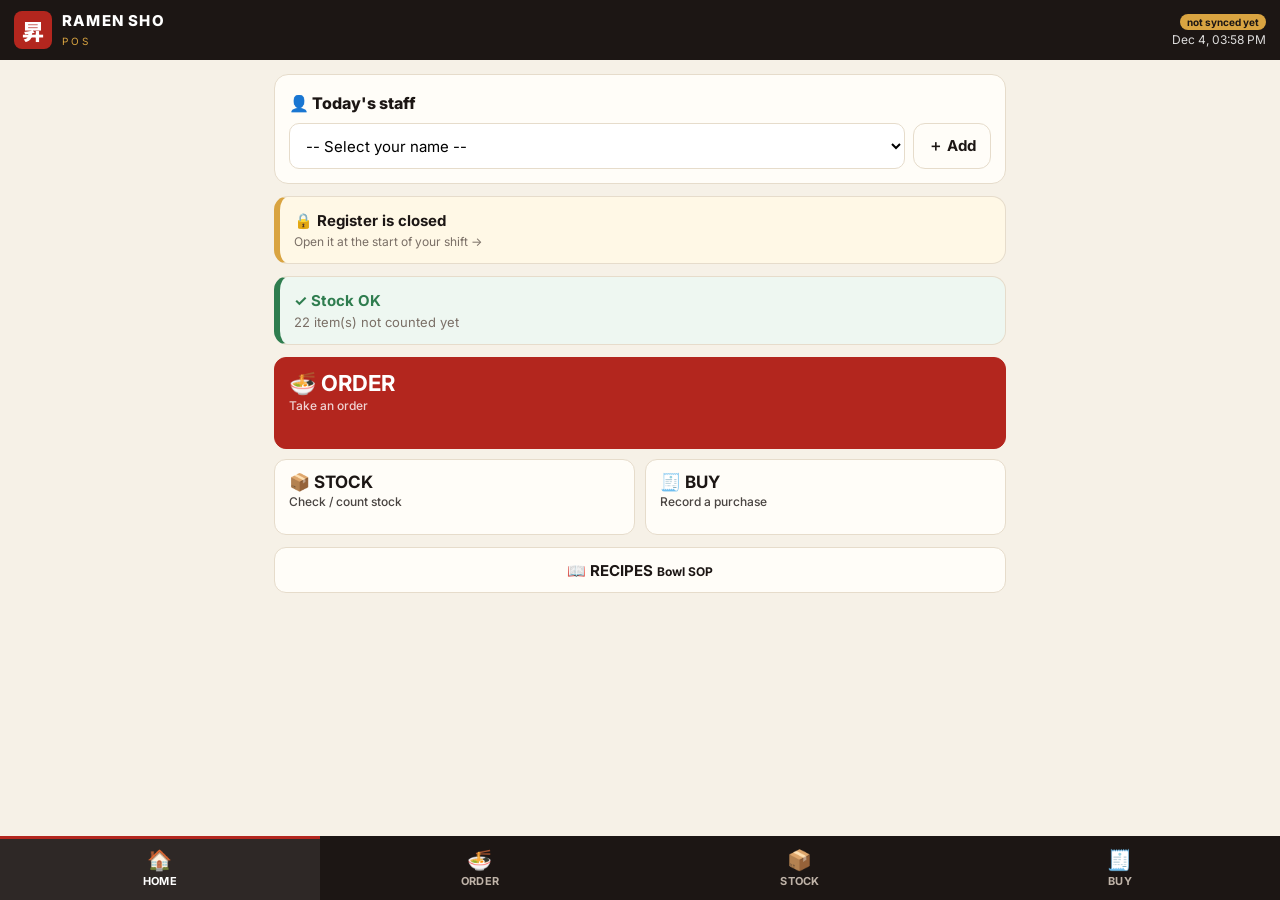
<file: index.html>
<!doctype html>
<html lang="en">
<head>
  <meta charset="utf-8" />
  <meta name="viewport" content="width=device-width,initial-scale=1,viewport-fit=cover" />
  <meta name="theme-color" content="#1c1614" />
  <link rel="manifest" href="manifest.webmanifest" />
  <link rel="icon" href="icon.svg" />
  <link rel="apple-touch-icon" href="icon.svg" />
  <title>RAMEN SHO POS</title>
  <link rel="preconnect" href="https://fonts.googleapis.com" />
  <link rel="preconnect" href="https://fonts.gstatic.com" crossorigin />
  <link rel="stylesheet" href="https://fonts.googleapis.com/css2?family=Noto+Sans+JP:wght@700;900&family=Inter:wght@500;600;700;800&display=swap" />
  <link rel="stylesheet" href="styles.css" />
</head>
<body>
  <header class="topbar">
    <div class="brand"><span class="kanji">昇</span><div><b>RAMEN SHO</b><small>POS</small></div></div>
    <div class="top-right"><span id="syncState" class="sync"></span><span id="clock" class="clock"></span></div>
  </header>

  <main id="app" class="app"></main>
  <div id="toast" class="toast"></div>

  <nav class="nav">
    <button data-view="home"><span>🏠</span>HOME</button>
    <button data-view="order"><span>🍜</span>ORDER<i class="badge-dot" data-order-badge hidden>0</i></button>
    <button data-view="stock"><span>📦</span>STOCK</button>
    <button data-view="expense"><span>🧾</span>BUY</button>
    <button data-view="report" class="owner-only"><span>📊</span>REPORT</button>
    <button data-view="history" class="owner-only"><span>🕘</span>HISTORY</button>
  </nav>

  <script src="config.js"></script>
  <script src="menu-default.js"></script>
  <script src="sheet-sync.js"></script>
  <script src="app.js"></script>
</body>
</html>
</file>
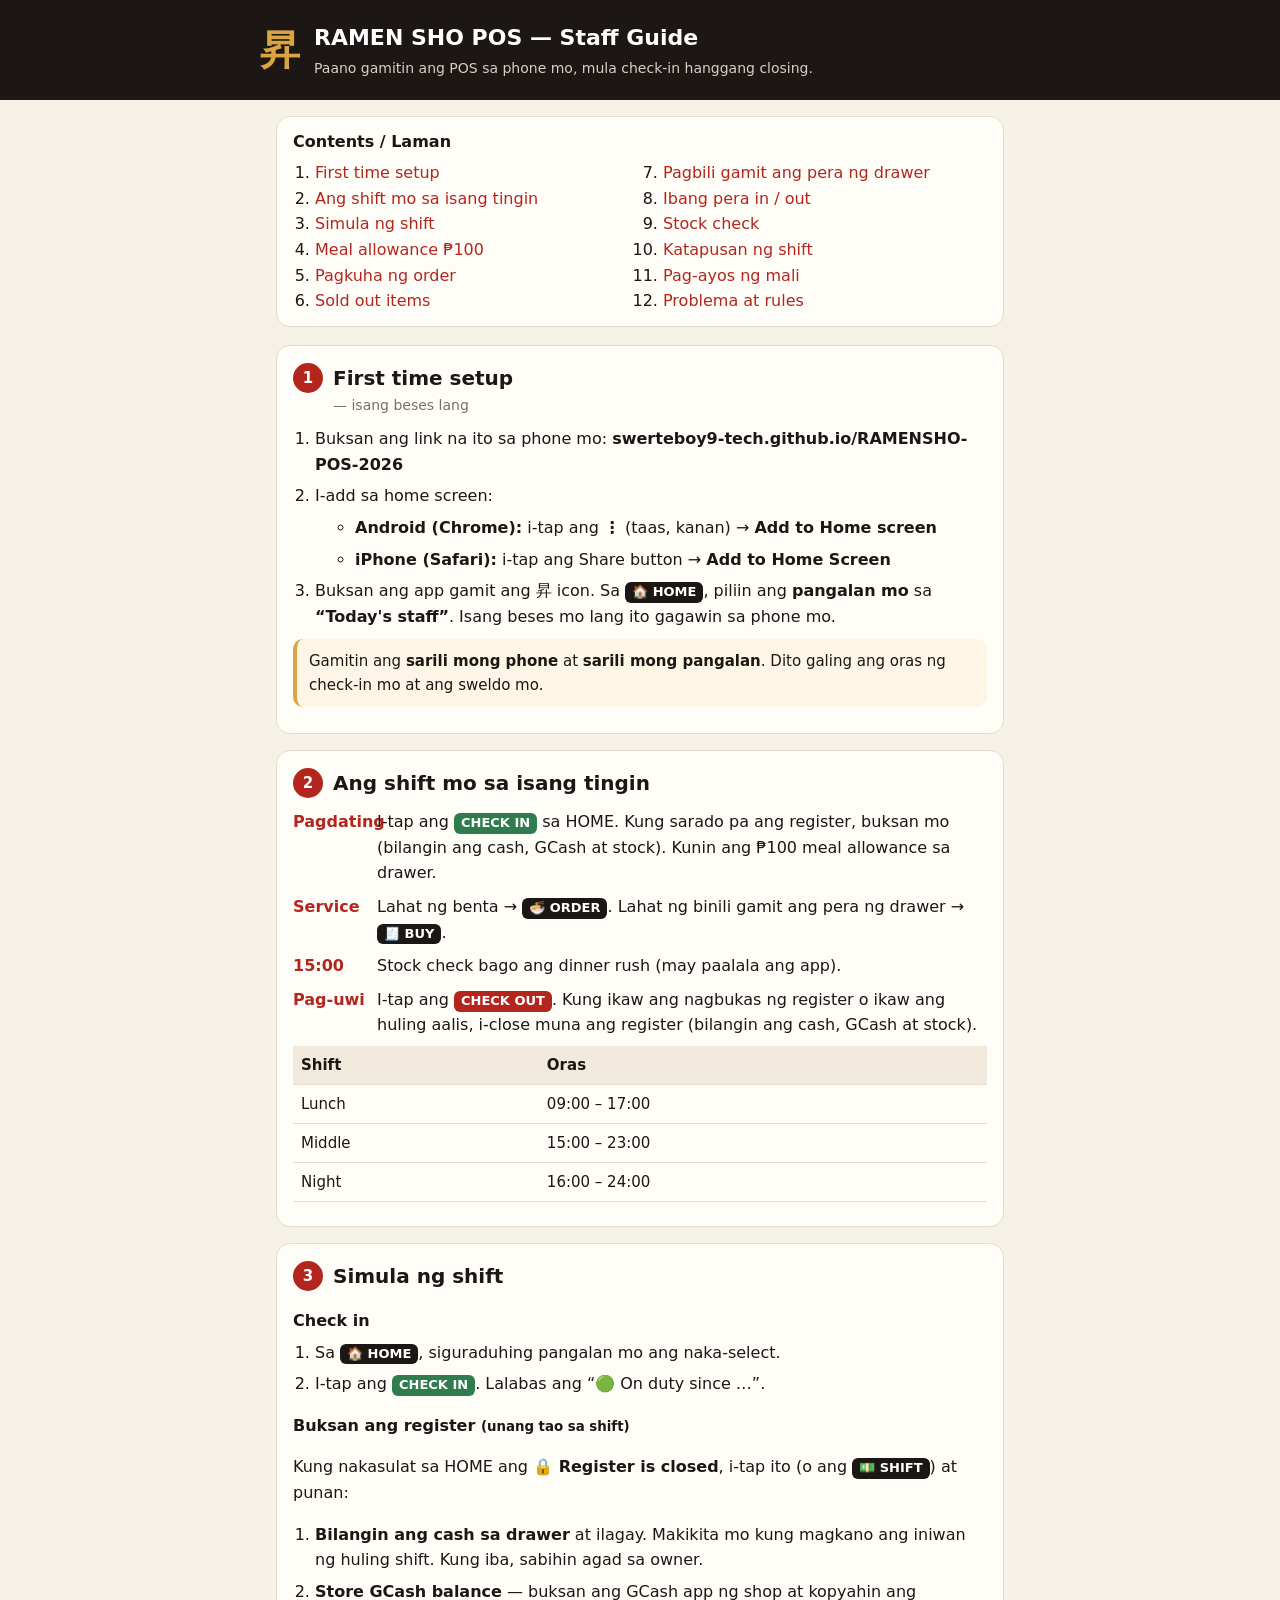
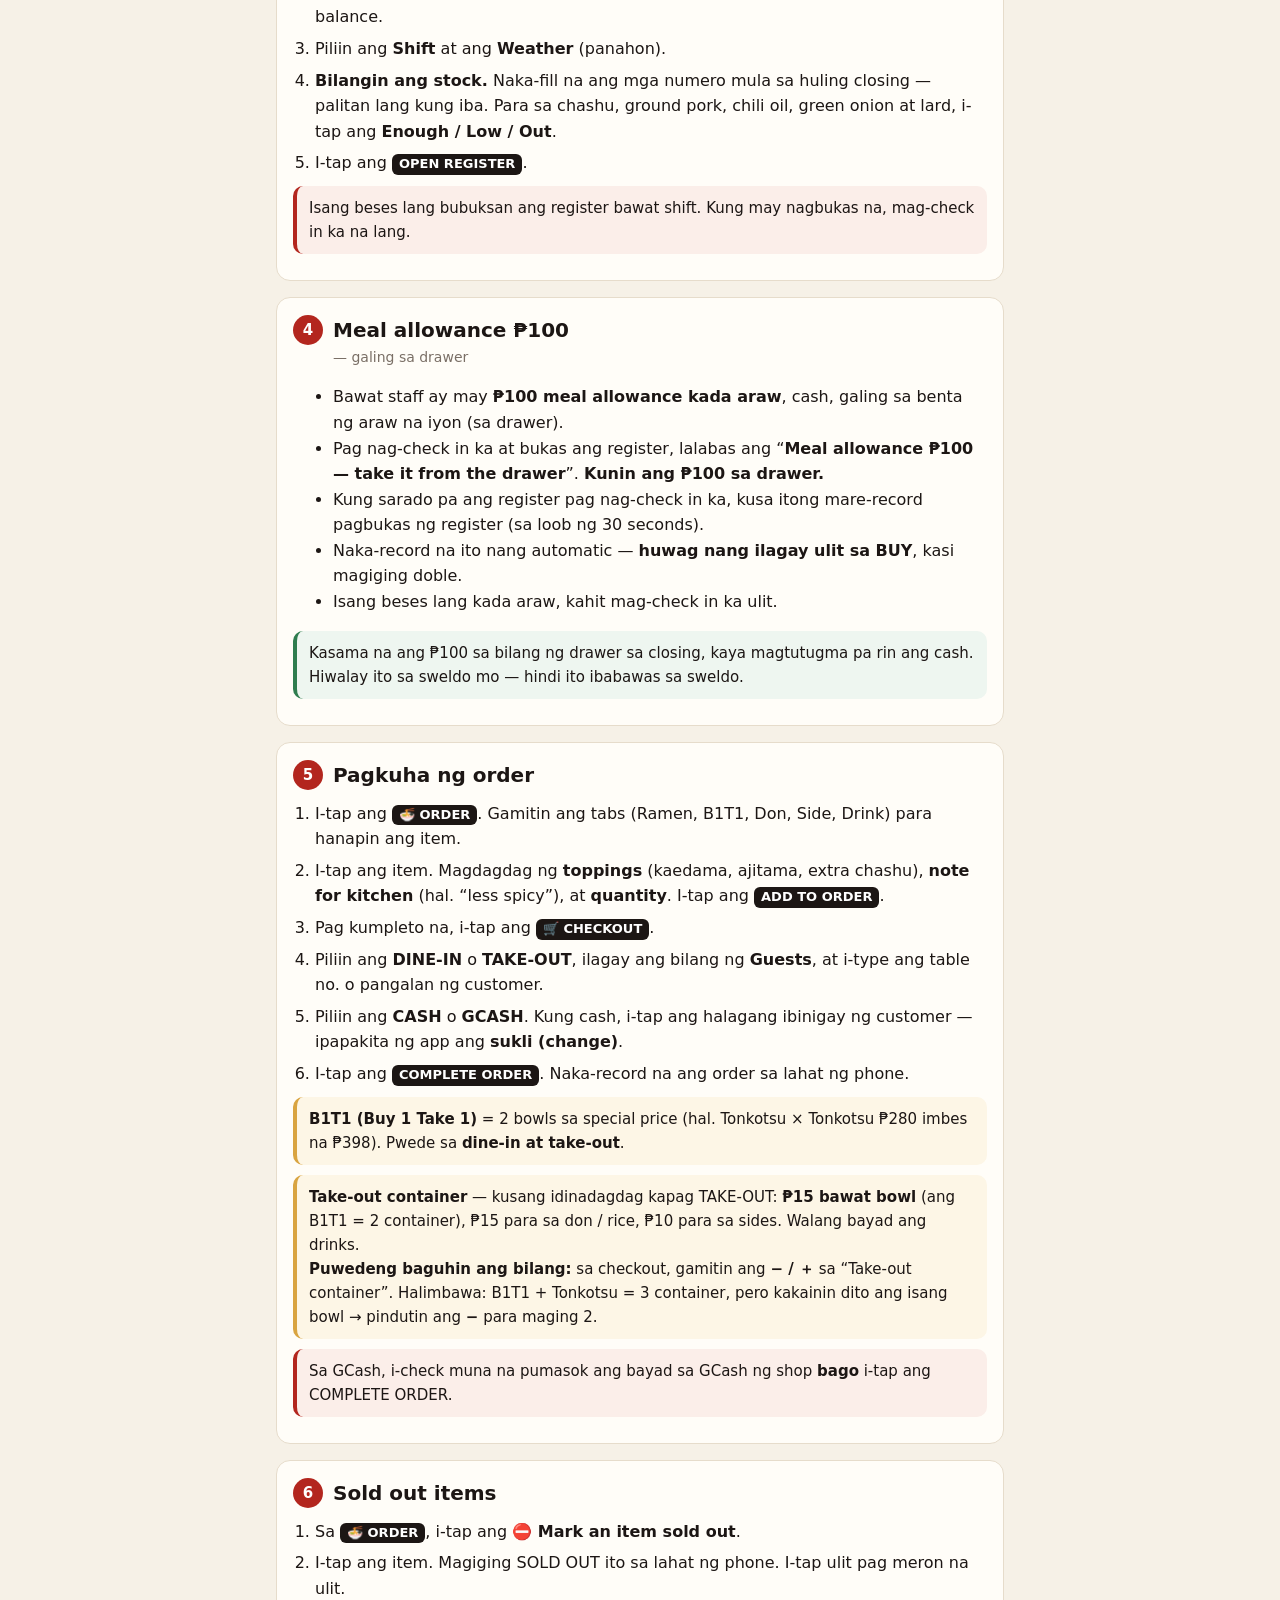
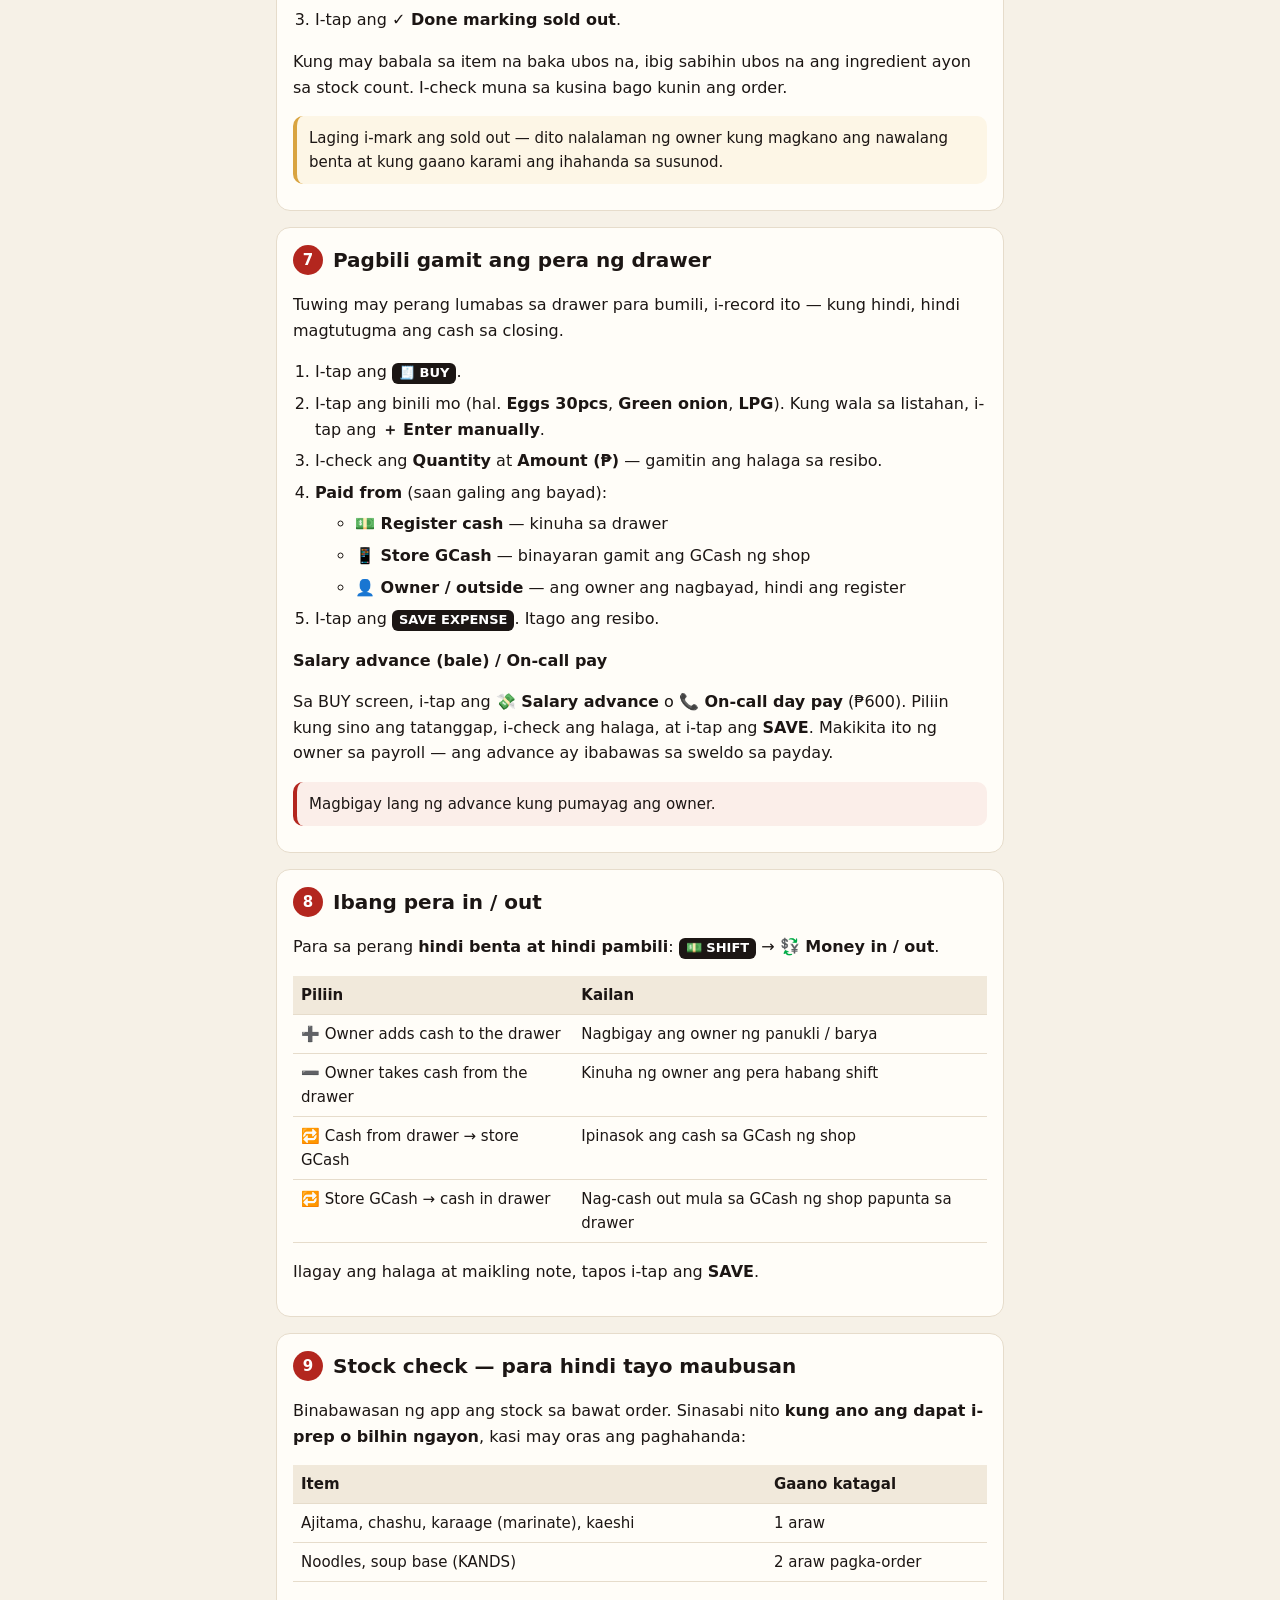
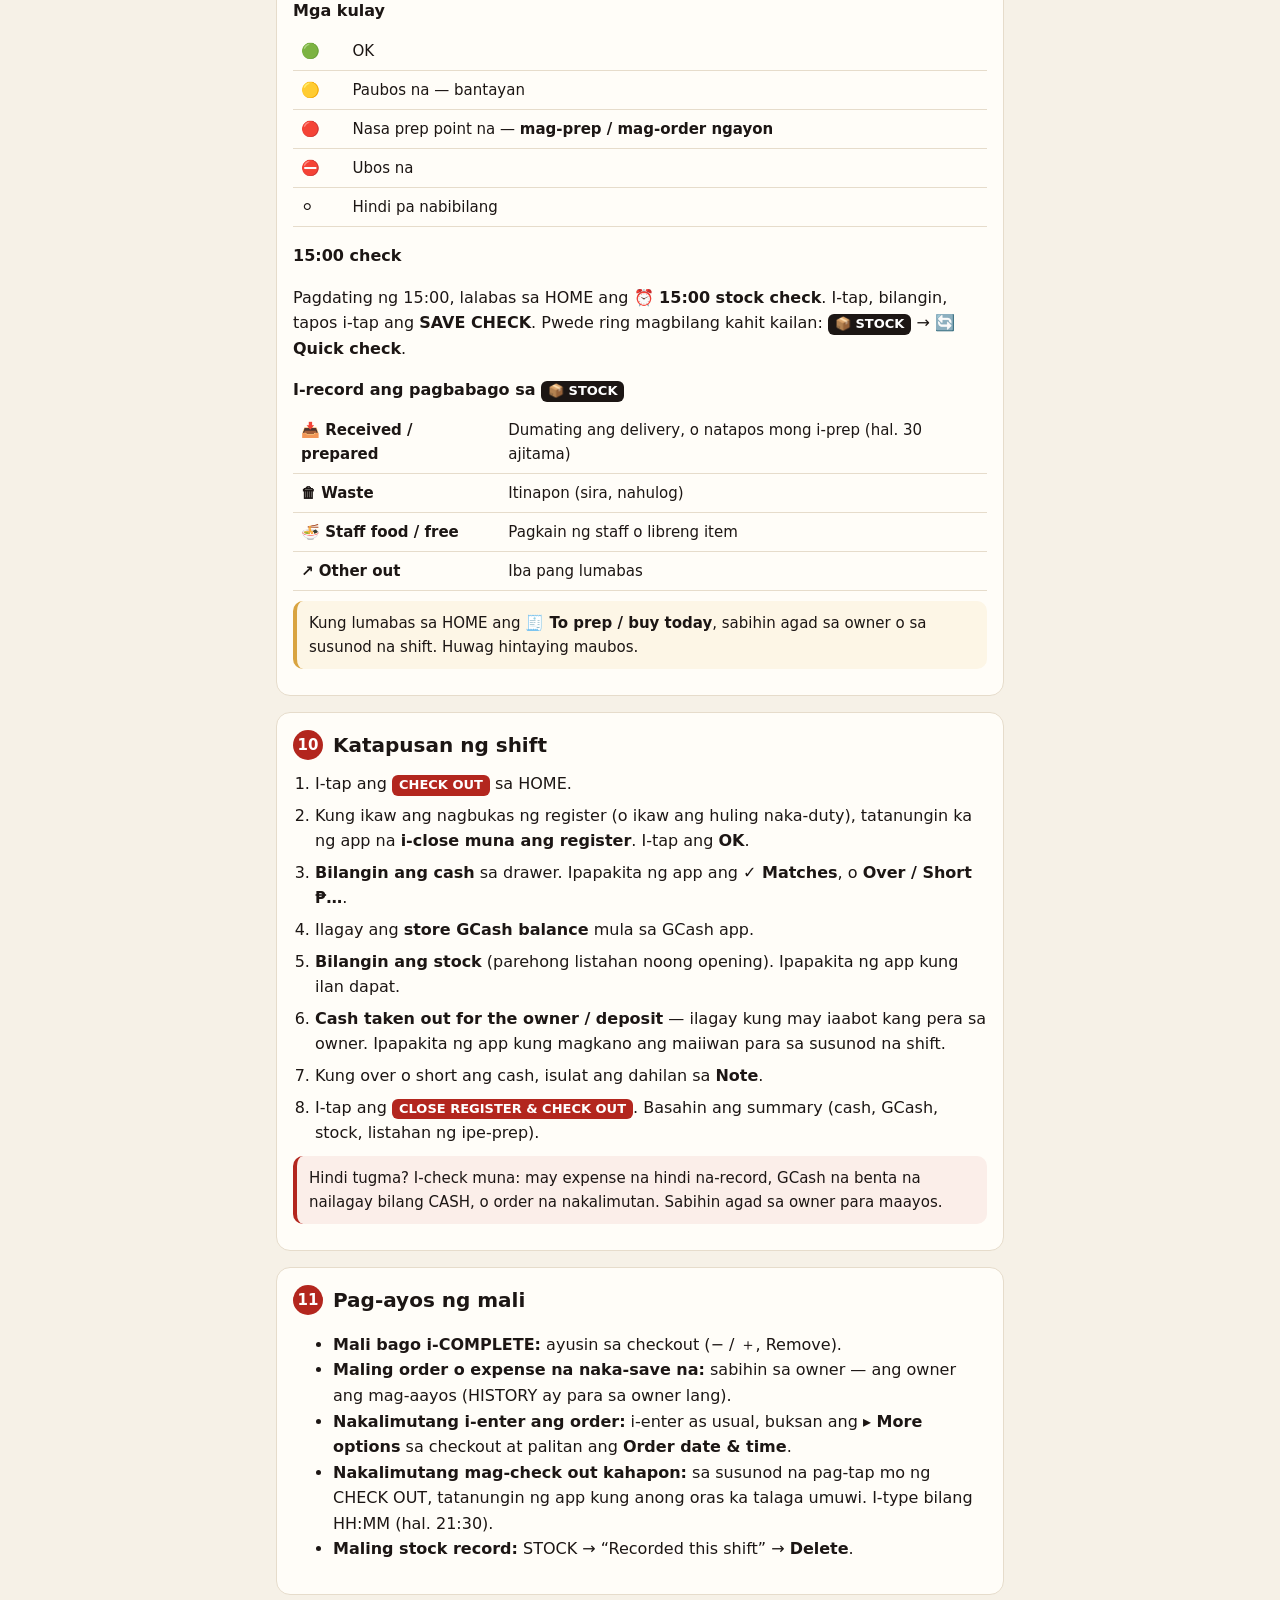
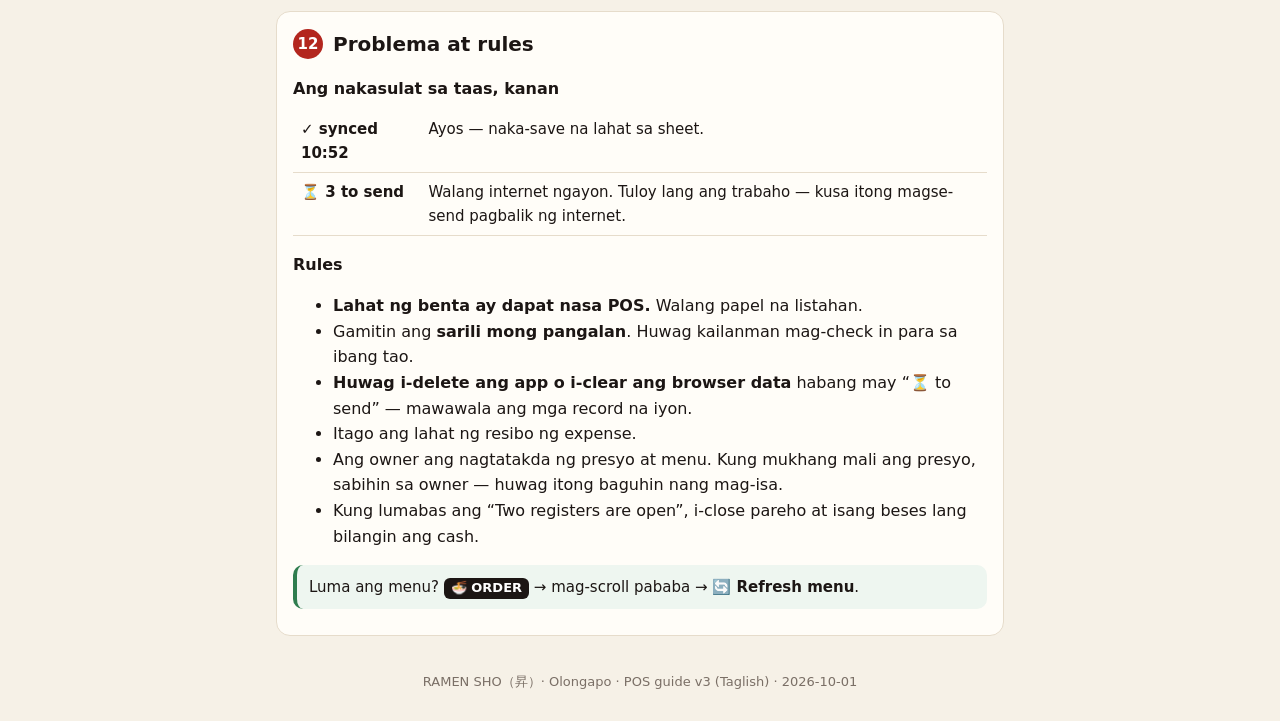
<file: manual.html>
<!doctype html>
<html lang="tl">
<head>
<meta charset="utf-8">
<meta name="viewport" content="width=device-width,initial-scale=1">
<meta name="theme-color" content="#1c1614">
<title>RAMEN SHO POS Guide</title>
<link rel="icon" href="icon.svg">
<style>
:root {
  --bg: #f6f1e7; --card: #fffdf8; --ink: #1c1614; --muted: #7a6f66; --line: #e6dccb;
  --red: #b3261e; --gold: #d9a441; --green: #2f7d4f; --soft: #fbeee9;
}
* { box-sizing: border-box; }
body { margin: 0; background: var(--bg); color: var(--ink); font: 16px/1.6 system-ui, -apple-system, "Segoe UI", Roboto, sans-serif; }
header { background: var(--ink); color: #fff; padding: 20px 16px; }
header .wrap { display: flex; gap: 14px; align-items: center; }
.kanji { font-size: 40px; font-weight: 900; color: var(--gold); line-height: 1; }
header h1 { margin: 0; font-size: 22px; }
header p { margin: 2px 0 0; color: #d8cfc4; font-size: 14px; }
.wrap { max-width: 760px; margin: 0 auto; }
main { padding: 16px; }
nav.toc { background: var(--card); border: 1px solid var(--line); border-radius: 14px; padding: 12px 16px; margin-bottom: 18px; }
nav.toc b { display: block; margin-bottom: 6px; }
nav.toc ol { margin: 0; padding-left: 22px; columns: 2; column-gap: 24px; }
nav.toc a { color: var(--red); text-decoration: none; }
section { background: var(--card); border: 1px solid var(--line); border-radius: 14px; padding: 16px; margin-bottom: 16px; }
h2 { margin: 0 0 10px; font-size: 20px; display: flex; gap: 10px; align-items: center; }
h2 .n { background: var(--red); color: #fff; border-radius: 50%; width: 30px; height: 30px; display: inline-flex; align-items: center; justify-content: center; font-size: 15px; flex: none; }
h2 { flex-wrap: wrap; row-gap: 0; }
h2 small { font-weight: 500; color: var(--muted); font-size: 14px; flex-basis: 100%; padding-left: 40px; }
h3 { font-size: 16px; margin: 16px 0 6px; }
ol.steps { padding-left: 22px; margin: 6px 0; }
ol.steps li { margin: 6px 0; }
.btn { display: inline-block; background: var(--ink); color: #fff; border-radius: 6px; padding: 0 7px; font-size: 13px; font-weight: 700; white-space: nowrap; }
.btn.red { background: var(--red); }
.btn.green { background: var(--green); }
.tip, .warn, .rule { border-radius: 10px; padding: 10px 12px; margin: 10px 0; font-size: 15px; }
.tip { background: #eef6f0; border-left: 4px solid var(--green); }
.warn { background: var(--soft); border-left: 4px solid var(--red); }
.rule { background: #fdf6e6; border-left: 4px solid var(--gold); }
table { width: 100%; border-collapse: collapse; font-size: 15px; margin: 8px 0; }
th, td { text-align: left; padding: 7px 8px; border-bottom: 1px solid var(--line); vertical-align: top; }
th { background: #f1e9db; }
.day { display: grid; gap: 8px; }
.day div { display: flex; gap: 10px; align-items: flex-start; }
.day .t { flex: none; width: 74px; font-weight: 800; color: var(--red); }
footer { text-align: center; color: var(--muted); font-size: 13px; padding: 4px 16px 28px; }
@media (max-width: 520px) { nav.toc ol { columns: 1; } }
@media print {
  body { background: #fff; font-size: 13px; }
  header { background: #fff; color: var(--ink); border-bottom: 2px solid var(--ink); }
  header p { color: var(--muted); }
  section, nav.toc { break-inside: avoid; border-color: #ccc; }
}
</style>
</head>
<body>
<header><div class="wrap">
  <span class="kanji">昇</span>
  <div><h1>RAMEN SHO POS — Staff Guide</h1><p>Paano gamitin ang POS sa phone mo, mula check-in hanggang closing.</p></div>
</div></header>

<main class="wrap">

<nav class="toc"><b>Contents / Laman</b>
<ol>
  <li><a href="#setup">First time setup</a></li>
  <li><a href="#day">Ang shift mo sa isang tingin</a></li>
  <li><a href="#start">Simula ng shift</a></li>
  <li><a href="#meal">Meal allowance ₱100</a></li>
  <li><a href="#order">Pagkuha ng order</a></li>
  <li><a href="#soldout">Sold out items</a></li>
  <li><a href="#expense">Pagbili gamit ang pera ng drawer</a></li>
  <li><a href="#money">Ibang pera in / out</a></li>
  <li><a href="#stock">Stock check</a></li>
  <li><a href="#close">Katapusan ng shift</a></li>
  <li><a href="#fix">Pag-ayos ng mali</a></li>
  <li><a href="#help">Problema at rules</a></li>
</ol></nav>

<section id="setup">
<h2><span class="n">1</span>First time setup <small>— isang beses lang</small></h2>
<ol class="steps">
  <li>Buksan ang link na ito sa phone mo: <b>swerteboy9-tech.github.io/RAMENSHO-POS-2026</b></li>
  <li>I-add sa home screen:
    <ul>
      <li><b>Android (Chrome):</b> i-tap ang <b>⋮</b> (taas, kanan) → <b>Add to Home screen</b></li>
      <li><b>iPhone (Safari):</b> i-tap ang Share button → <b>Add to Home Screen</b></li>
    </ul></li>
  <li>Buksan ang app gamit ang 昇 icon. Sa <span class="btn">🏠 HOME</span>, piliin ang <b>pangalan mo</b> sa <b>“Today's staff”</b>. Isang beses mo lang ito gagawin sa phone mo.</li>
</ol>
<div class="rule">Gamitin ang <b>sarili mong phone</b> at <b>sarili mong pangalan</b>. Dito galing ang oras ng check-in mo at ang sweldo mo.</div>
</section>

<section id="day">
<h2><span class="n">2</span>Ang shift mo sa isang tingin</h2>
<div class="day">
  <div><span class="t">Pagdating</span><span>I-tap ang <span class="btn green">CHECK IN</span> sa HOME. Kung sarado pa ang register, buksan mo (bilangin ang cash, GCash at stock). Kunin ang ₱100 meal allowance sa drawer.</span></div>
  <div><span class="t">Service</span><span>Lahat ng benta → <span class="btn">🍜 ORDER</span>. Lahat ng binili gamit ang pera ng drawer → <span class="btn">🧾 BUY</span>.</span></div>
  <div><span class="t">15:00</span><span>Stock check bago ang dinner rush (may paalala ang app).</span></div>
  <div><span class="t">Pag-uwi</span><span>I-tap ang <span class="btn red">CHECK OUT</span>. Kung ikaw ang nagbukas ng register o ikaw ang huling aalis, i-close muna ang register (bilangin ang cash, GCash at stock).</span></div>
</div>
<table>
  <tr><th>Shift</th><th>Oras</th></tr>
  <tr><td>Lunch</td><td>09:00 – 17:00</td></tr>
  <tr><td>Middle</td><td>15:00 – 23:00</td></tr>
  <tr><td>Night</td><td>16:00 – 24:00</td></tr>
</table>
</section>

<section id="start">
<h2><span class="n">3</span>Simula ng shift</h2>
<h3>Check in</h3>
<ol class="steps">
  <li>Sa <span class="btn">🏠 HOME</span>, siguraduhing pangalan mo ang naka-select.</li>
  <li>I-tap ang <span class="btn green">CHECK IN</span>. Lalabas ang “🟢 On duty since …”.</li>
</ol>
<h3>Buksan ang register <small>(unang tao sa shift)</small></h3>
<p>Kung nakasulat sa HOME ang <b>🔒 Register is closed</b>, i-tap ito (o ang <span class="btn">💵 SHIFT</span>) at punan:</p>
<ol class="steps">
  <li><b>Bilangin ang cash sa drawer</b> at ilagay. Makikita mo kung magkano ang iniwan ng huling shift. Kung iba, sabihin agad sa owner.</li>
  <li><b>Store GCash balance</b> — buksan ang GCash app ng shop at kopyahin ang balance.</li>
  <li>Piliin ang <b>Shift</b> at ang <b>Weather</b> (panahon).</li>
  <li><b>Bilangin ang stock.</b> Naka-fill na ang mga numero mula sa huling closing — palitan lang kung iba. Para sa chashu, ground pork, chili oil, green onion at lard, i-tap ang <b>Enough / Low / Out</b>.</li>
  <li>I-tap ang <span class="btn">OPEN REGISTER</span>.</li>
</ol>
<div class="warn">Isang beses lang bubuksan ang register bawat shift. Kung may nagbukas na, mag-check in ka na lang.</div>
</section>

<section id="meal">
<h2><span class="n">4</span>Meal allowance ₱100 <small>— galing sa drawer</small></h2>
<ul>
  <li>Bawat staff ay may <b>₱100 meal allowance kada araw</b>, cash, galing sa benta ng araw na iyon (sa drawer).</li>
  <li>Pag nag-check in ka at bukas ang register, lalabas ang “<b>Meal allowance ₱100 — take it from the drawer</b>”. <b>Kunin ang ₱100 sa drawer.</b></li>
  <li>Kung sarado pa ang register pag nag-check in ka, kusa itong mare-record pagbukas ng register (sa loob ng 30 seconds).</li>
  <li>Naka-record na ito nang automatic — <b>huwag nang ilagay ulit sa BUY</b>, kasi magiging doble.</li>
  <li>Isang beses lang kada araw, kahit mag-check in ka ulit.</li>
</ul>
<div class="tip">Kasama na ang ₱100 sa bilang ng drawer sa closing, kaya magtutugma pa rin ang cash. Hiwalay ito sa sweldo mo — hindi ito ibabawas sa sweldo.</div>
</section>

<section id="order">
<h2><span class="n">5</span>Pagkuha ng order</h2>
<ol class="steps">
  <li>I-tap ang <span class="btn">🍜 ORDER</span>. Gamitin ang tabs (Ramen, B1T1, Don, Side, Drink) para hanapin ang item.</li>
  <li>I-tap ang item. Magdagdag ng <b>toppings</b> (kaedama, ajitama, extra chashu), <b>note for kitchen</b> (hal. “less spicy”), at <b>quantity</b>. I-tap ang <span class="btn">ADD TO ORDER</span>.</li>
  <li>Pag kumpleto na, i-tap ang <span class="btn">🛒 CHECKOUT</span>.</li>
  <li>Piliin ang <b>DINE-IN</b> o <b>TAKE-OUT</b>, ilagay ang bilang ng <b>Guests</b>, at i-type ang table no. o pangalan ng customer.</li>
  <li>Piliin ang <b>CASH</b> o <b>GCASH</b>. Kung cash, i-tap ang halagang ibinigay ng customer — ipapakita ng app ang <b>sukli (change)</b>.</li>
  <li>I-tap ang <span class="btn">COMPLETE ORDER</span>. Naka-record na ang order sa lahat ng phone.</li>
</ol>
<div class="rule"><b>B1T1 (Buy 1 Take 1)</b> = 2 bowls sa special price (hal. Tonkotsu × Tonkotsu ₱280 imbes na ₱398). Pwede sa <b>dine-in at take-out</b>.</div>
<div class="rule"><b>Take-out container</b> — kusang idinadagdag kapag TAKE-OUT: <b>₱15 bawat bowl</b> (ang B1T1 = 2 container), ₱15 para sa don / rice, ₱10 para sa sides. Walang bayad ang drinks.<br>
<b>Puwedeng baguhin ang bilang:</b> sa checkout, gamitin ang <b>− / ＋</b> sa “Take-out container”. Halimbawa: B1T1 + Tonkotsu = 3 container, pero kakainin dito ang isang bowl → pindutin ang <b>−</b> para maging 2.</div>
<div class="warn">Sa GCash, i-check muna na pumasok ang bayad sa GCash ng shop <b>bago</b> i-tap ang COMPLETE ORDER.</div>
</section>

<section id="soldout">
<h2><span class="n">6</span>Sold out items</h2>
<ol class="steps">
  <li>Sa <span class="btn">🍜 ORDER</span>, i-tap ang <b>⛔ Mark an item sold out</b>.</li>
  <li>I-tap ang item. Magiging SOLD OUT ito sa lahat ng phone. I-tap ulit pag meron na ulit.</li>
  <li>I-tap ang <b>✓ Done marking sold out</b>.</li>
</ol>
<p>Kung may babala sa item na baka ubos na, ibig sabihin ubos na ang ingredient ayon sa stock count. I-check muna sa kusina bago kunin ang order.</p>
<div class="rule">Laging i-mark ang sold out — dito nalalaman ng owner kung magkano ang nawalang benta at kung gaano karami ang ihahanda sa susunod.</div>
</section>

<section id="expense">
<h2><span class="n">7</span>Pagbili gamit ang pera ng drawer</h2>
<p>Tuwing may perang lumabas sa drawer para bumili, i-record ito — kung hindi, hindi magtutugma ang cash sa closing.</p>
<ol class="steps">
  <li>I-tap ang <span class="btn">🧾 BUY</span>.</li>
  <li>I-tap ang binili mo (hal. <b>Eggs 30pcs</b>, <b>Green onion</b>, <b>LPG</b>). Kung wala sa listahan, i-tap ang <b>＋ Enter manually</b>.</li>
  <li>I-check ang <b>Quantity</b> at <b>Amount (₱)</b> — gamitin ang halaga sa resibo.</li>
  <li><b>Paid from</b> (saan galing ang bayad):
    <ul>
      <li><b>💵 Register cash</b> — kinuha sa drawer</li>
      <li><b>📱 Store GCash</b> — binayaran gamit ang GCash ng shop</li>
      <li><b>👤 Owner / outside</b> — ang owner ang nagbayad, hindi ang register</li>
    </ul></li>
  <li>I-tap ang <span class="btn">SAVE EXPENSE</span>. Itago ang resibo.</li>
</ol>
<h3>Salary advance (bale) / On-call pay</h3>
<p>Sa BUY screen, i-tap ang <b>💸 Salary advance</b> o <b>📞 On-call day pay</b> (₱600). Piliin kung sino ang tatanggap, i-check ang halaga, at i-tap ang <b>SAVE</b>. Makikita ito ng owner sa payroll — ang advance ay ibabawas sa sweldo sa payday.</p>
<div class="warn">Magbigay lang ng advance kung pumayag ang owner.</div>
</section>

<section id="money">
<h2><span class="n">8</span>Ibang pera in / out</h2>
<p>Para sa perang <b>hindi benta at hindi pambili</b>: <span class="btn">💵 SHIFT</span> → <b>💱 Money in / out</b>.</p>
<table>
  <tr><th>Piliin</th><th>Kailan</th></tr>
  <tr><td>➕ Owner adds cash to the drawer</td><td>Nagbigay ang owner ng panukli / barya</td></tr>
  <tr><td>➖ Owner takes cash from the drawer</td><td>Kinuha ng owner ang pera habang shift</td></tr>
  <tr><td>🔁 Cash from drawer → store GCash</td><td>Ipinasok ang cash sa GCash ng shop</td></tr>
  <tr><td>🔁 Store GCash → cash in drawer</td><td>Nag-cash out mula sa GCash ng shop papunta sa drawer</td></tr>
</table>
<p>Ilagay ang halaga at maikling note, tapos i-tap ang <b>SAVE</b>.</p>
</section>

<section id="stock">
<h2><span class="n">9</span>Stock check — para hindi tayo maubusan</h2>
<p>Binabawasan ng app ang stock sa bawat order. Sinasabi nito <b>kung ano ang dapat i-prep o bilhin ngayon</b>, kasi may oras ang paghahanda:</p>
<table>
  <tr><th>Item</th><th>Gaano katagal</th></tr>
  <tr><td>Ajitama, chashu, karaage (marinate), kaeshi</td><td>1 araw</td></tr>
  <tr><td>Noodles, soup base (KANDS)</td><td>2 araw pagka-order</td></tr>
</table>
<h3>Mga kulay</h3>
<table>
  <tr><td>🟢</td><td>OK</td></tr>
  <tr><td>🟡</td><td>Paubos na — bantayan</td></tr>
  <tr><td>🔴</td><td>Nasa prep point na — <b>mag-prep / mag-order ngayon</b></td></tr>
  <tr><td>⛔</td><td>Ubos na</td></tr>
  <tr><td>⚪</td><td>Hindi pa nabibilang</td></tr>
</table>
<h3>15:00 check</h3>
<p>Pagdating ng 15:00, lalabas sa HOME ang <b>⏰ 15:00 stock check</b>. I-tap, bilangin, tapos i-tap ang <b>SAVE CHECK</b>. Pwede ring magbilang kahit kailan: <span class="btn">📦 STOCK</span> → <b>🔄 Quick check</b>.</p>
<h3>I-record ang pagbabago sa <span class="btn">📦 STOCK</span></h3>
<table>
  <tr><td><b>📥 Received / prepared</b></td><td>Dumating ang delivery, o natapos mong i-prep (hal. 30 ajitama)</td></tr>
  <tr><td><b>🗑 Waste</b></td><td>Itinapon (sira, nahulog)</td></tr>
  <tr><td><b>🍜 Staff food / free</b></td><td>Pagkain ng staff o libreng item</td></tr>
  <tr><td><b>↗ Other out</b></td><td>Iba pang lumabas</td></tr>
</table>
<div class="rule">Kung lumabas sa HOME ang <b>🧾 To prep / buy today</b>, sabihin agad sa owner o sa susunod na shift. Huwag hintaying maubos.</div>
</section>

<section id="close">
<h2><span class="n">10</span>Katapusan ng shift</h2>
<ol class="steps">
  <li>I-tap ang <span class="btn red">CHECK OUT</span> sa HOME.</li>
  <li>Kung ikaw ang nagbukas ng register (o ikaw ang huling naka-duty), tatanungin ka ng app na <b>i-close muna ang register</b>. I-tap ang <b>OK</b>.</li>
  <li><b>Bilangin ang cash</b> sa drawer. Ipapakita ng app ang <b>✓ Matches</b>, o <b>Over / Short ₱…</b>.</li>
  <li>Ilagay ang <b>store GCash balance</b> mula sa GCash app.</li>
  <li><b>Bilangin ang stock</b> (parehong listahan noong opening). Ipapakita ng app kung ilan dapat.</li>
  <li><b>Cash taken out for the owner / deposit</b> — ilagay kung may iaabot kang pera sa owner. Ipapakita ng app kung magkano ang maiiwan para sa susunod na shift.</li>
  <li>Kung over o short ang cash, isulat ang dahilan sa <b>Note</b>.</li>
  <li>I-tap ang <span class="btn red">CLOSE REGISTER &amp; CHECK OUT</span>. Basahin ang summary (cash, GCash, stock, listahan ng ipe-prep).</li>
</ol>
<div class="warn">Hindi tugma? I-check muna: may expense na hindi na-record, GCash na benta na nailagay bilang CASH, o order na nakalimutan. Sabihin agad sa owner para maayos.</div>
</section>

<section id="fix">
<h2><span class="n">11</span>Pag-ayos ng mali</h2>
<ul>
  <li><b>Mali bago i-COMPLETE:</b> ayusin sa checkout (− / ＋, Remove).</li>
  <li><b>Maling order o expense na naka-save na:</b> sabihin sa owner — ang owner ang mag-aayos (HISTORY ay para sa owner lang).</li>
  <li><b>Nakalimutang i-enter ang order:</b> i-enter as usual, buksan ang <b>▸ More options</b> sa checkout at palitan ang <b>Order date &amp; time</b>.</li>
  <li><b>Nakalimutang mag-check out kahapon:</b> sa susunod na pag-tap mo ng CHECK OUT, tatanungin ng app kung anong oras ka talaga umuwi. I-type bilang HH:MM (hal. 21:30).</li>
  <li><b>Maling stock record:</b> STOCK → “Recorded this shift” → <b>Delete</b>.</li>
</ul>
</section>

<section id="help">
<h2><span class="n">12</span>Problema at rules</h2>
<h3>Ang nakasulat sa taas, kanan</h3>
<table>
  <tr><td><b>✓ synced 10:52</b></td><td>Ayos — naka-save na lahat sa sheet.</td></tr>
  <tr><td><b>⏳ 3 to send</b></td><td>Walang internet ngayon. Tuloy lang ang trabaho — kusa itong magse-send pagbalik ng internet.</td></tr>
</table>
<h3>Rules</h3>
<ul>
  <li><b>Lahat ng benta ay dapat nasa POS.</b> Walang papel na listahan.</li>
  <li>Gamitin ang <b>sarili mong pangalan</b>. Huwag kailanman mag-check in para sa ibang tao.</li>
  <li><b>Huwag i-delete ang app o i-clear ang browser data</b> habang may “⏳ to send” — mawawala ang mga record na iyon.</li>
  <li>Itago ang lahat ng resibo ng expense.</li>
  <li>Ang owner ang nagtatakda ng presyo at menu. Kung mukhang mali ang presyo, sabihin sa owner — huwag itong baguhin nang mag-isa.</li>
  <li>Kung lumabas ang “Two registers are open”, i-close pareho at isang beses lang bilangin ang cash.</li>
</ul>
<div class="tip">Luma ang menu? <span class="btn">🍜 ORDER</span> → mag-scroll pababa → <b>🔄 Refresh menu</b>.</div>
</section>

</main>
<footer>RAMEN SHO（昇）· Olongapo · POS guide v3 (Taglish) · 2026-10-01</footer>
</body>
</html>
</file>
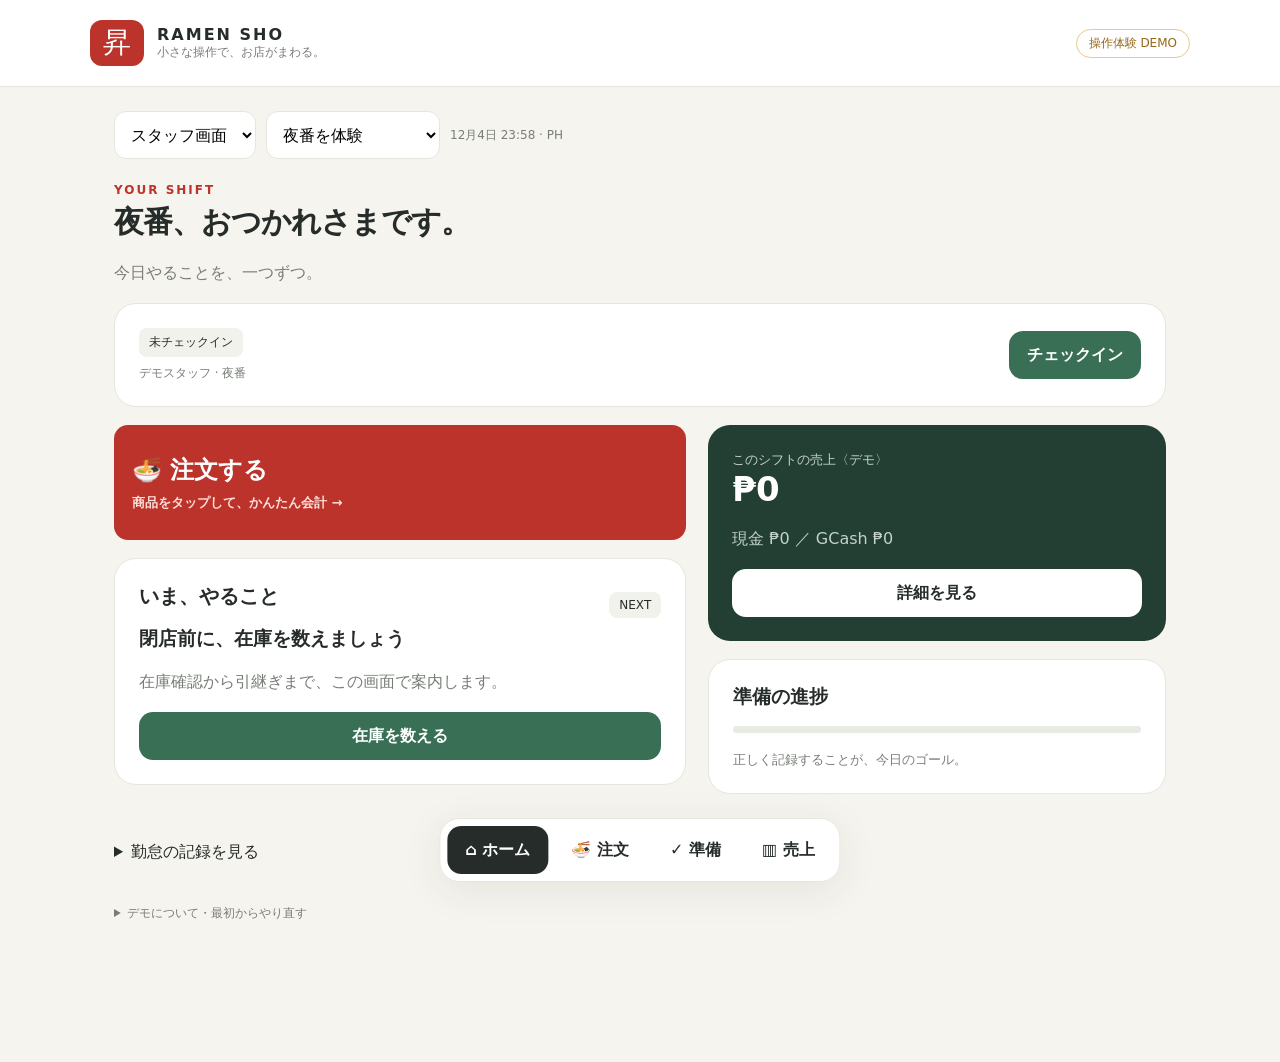
<file: simple-demo.html>
<!doctype html>
<html lang="ja"><head><meta charset="utf-8"><meta name="viewport" content="width=device-width,initial-scale=1"><title>RAMEN SHO — Simple Demo</title><style>
:root{--red:#bc332b;--ink:#262c29;--muted:#777e76;--bg:#f6f4ee;--line:#e5e6dd;--green:#397055}*{box-sizing:border-box}body{margin:0;background:var(--bg);color:var(--ink);font-family:system-ui,-apple-system,"Noto Sans JP",sans-serif}button,input,select{font:inherit}button{cursor:pointer;border:0;min-height:48px;border-radius:14px;padding:12px 18px;background:#fff;color:var(--ink);font-weight:650}button:hover{filter:brightness(.97)}button:disabled{opacity:.45;cursor:not-allowed}button:focus-visible,input:focus-visible,select:focus-visible{outline:3px solid #cf9839;outline-offset:3px}header{background:#fff;border-bottom:1px solid var(--line);padding:20px max(24px,calc((100vw - 1100px)/2));display:flex;align-items:center;gap:13px}.seal{background:var(--red);color:#fff;font-size:28px;border-radius:12px;padding:4px 13px}.brand{letter-spacing:2px;font-weight:800}.tiny{font-size:12px;color:var(--muted)}.demo{margin-left:auto;border:1px solid #e7c88d;color:#986818;border-radius:30px;padding:5px 12px;font-size:12px}.shell{max-width:1100px;margin:auto;padding:24px 24px 110px}.toolbar{display:flex;gap:10px;flex-wrap:wrap;align-items:center;margin-bottom:24px}select,input{padding:12px;border:1px solid var(--line);border-radius:12px;background:#fff;max-width:100%;min-height:48px}input[type=number]{width:150px}h1{font-size:30px;letter-spacing:-1px;margin:5px 0 10px}h2{font-size:20px;margin:0 0 16px}h3{margin:0 0 8px}p{line-height:1.75}small,.muted{color:var(--muted)}.eyebrow{color:var(--red);letter-spacing:2px;font-size:12px;font-weight:750}.card{padding:24px;border:1px solid var(--line);border-radius:22px;background:white;margin-bottom:18px}.hero{background:#233e32;color:white;border:0}.hero p,.hero small{color:#c4d4ca}.primary{background:var(--red);color:white}.green{background:var(--green);color:#fff}.soft{background:#f1f2eb}.wide{width:100%}.row{display:flex;align-items:center;justify-content:space-between;gap:14px}.grid{display:grid;grid-template-columns:1.25fr 1fr;gap:22px}.tiles{display:grid;grid-template-columns:repeat(2,1fr);gap:12px}.tile{position:relative;text-align:left;border:1px solid var(--line);padding:20px;min-height:120px}.emoji{display:block;font-size:32px;margin-bottom:10px}.qty-badge{position:absolute;top:12px;right:12px;min-width:30px;height:30px;padding:0 8px;display:grid;place-items:center;border-radius:99px;background:var(--red);color:#fff;font-size:15px;font-weight:800;box-shadow:0 2px 6px #bc332b30}.tile.in-cart{border:2px solid var(--red);background:#fff8f5}.price{display:block;color:var(--red);margin-top:8px}.tag{display:inline-block;padding:6px 10px;background:#f1f2eb;border-radius:8px;font-size:12px}.warn{background:#fff1d6;color:#946019}.ok{background:#e6f2e9;color:#397055}.metric{font-size:34px;font-weight:750}.line{padding:14px 0;border-bottom:1px solid var(--line)}.progress{height:7px;background:#e7ebe4;border-radius:8px;margin:16px 0}.progress span{display:block;height:100%;background:var(--green);border-radius:8px}nav{position:fixed;bottom:18px;left:50%;transform:translateX(-50%);display:flex;padding:7px;gap:5px;border:1px solid var(--line);background:#fffffff5;box-shadow:0 8px 40px #22332415;border-radius:20px;z-index:5}nav button{white-space:nowrap;background:none}nav .active{background:var(--ink);color:#fff}.stack{display:grid;gap:12px}.count{max-width:580px;margin:auto;text-align:center}.count input{font-size:36px;width:210px;text-align:center;margin:22px 0}.notice{padding:14px 18px;border-radius:12px;background:#f9ebce;font-size:13px;line-height:1.7;margin-bottom:20px}.success{color:var(--green)}.table{overflow:auto}table{border-collapse:collapse;width:100%;white-space:nowrap}td,th{text-align:left;padding:12px;border-bottom:1px solid var(--line);font-size:14px}details{margin:18px 0}summary{cursor:pointer;padding:12px 0}#toast{position:fixed;top:15px;left:50%;transform:translateX(-50%);background:#233e32;color:white;padding:15px 24px;border-radius:14px;z-index:10;display:none;max-width:90vw}.bigaction{width:100%;min-height:115px;text-align:left;background:var(--red);color:#fff;font-size:24px}.bigaction small{display:block;font-size:13px;color:#ffdfd9;margin-top:8px}.split{display:flex;gap:8px;flex-wrap:wrap}.selected{background:#233e32;color:white}.label{display:block;margin:15px 0 7px;font-size:14px;font-weight:650}.empty{text-align:center;padding:25px;color:var(--muted)}@media(max-width:700px){.shell{padding:18px 16px 110px}header{padding:14px 16px}.grid{grid-template-columns:1fr}.card{padding:20px}h1{font-size:26px}nav{bottom:8px;width:calc(100% - 20px);justify-content:space-around}nav button{font-size:12px;padding:10px;min-width:0}.toolbar{gap:6px}.toolbar select{max-width:145px}.tiles{gap:8px}.tile{padding:15px}.demo{font-size:10px}.metric{font-size:30px}}
</style></head><body><header><span class="seal">昇</span><div><div class="brand">RAMEN SHO</div><div class="tiny">小さな操作で、お店がまわる。</div></div><span class="demo">操作体験 DEMO</span></header><div class="shell"><div class="toolbar"><select aria-label="画面の役割" id="role"><option value="staff">スタッフ画面</option><option value="owner">社長画面</option></select><select aria-label="デモシフト" id="shift"><option value="night">夜番を体験</option><option value="day">翌日の昼番を体験</option></select><span class="tiny" id="clock"></span></div><main id="app"></main><details><summary class="tiny">デモについて・最初からやり直す</summary><p class="tiny">架空の数量・単価を使った操作デモです。このブラウザだけに保存され、実際のPOS・Google Sheets・通知・送金には接続しません。画面切替は権限認証ではありません。市場の仕入れは受取時に記録。生肉は社長宅の材料として扱います。</p><button id="reset" class="soft">デモデータをリセット</button></details></div><nav id="nav"></nav><div id="toast" role="status"></div>
<script>
const KEY='ramensho-simple-demo-v1';
const menu=[['豚骨ラーメン',199,'🍜',1,0],['担々麺',210,'🌶️',0,1],['豚骨 × 担々麺',285,'🍜',1,1],['豚骨 × 豚骨',280,'🍜',2,0],['担々麺 × 担々麺',290,'🌶️',0,2],['チャーシューメン',299,'🥩',1,0],['唐揚げ丼',180,'🍚',0,0],['唐揚げ 5個',150,'🍗',0,0],['ロイヤル',60,'🥤',0,0]];
const items=[['白麺','玉',40,'owner'],['黄色麺','玉',30,'owner'],['豚骨ベース','g',1000,'owner'],['担々ベース','g',1000,'owner'],['卵','個',30,'market'],['青ネギ','g',300,'market'],['豚ばら肉','kg',3,'market'],['鶏肉','kg',3,'market']];
const unitPrices={4:8.5,5:.7,6:500,7:300};
function initial(){return{stock:[14,24,800,600,10,100,1,1],home:[140,110,4000,4000],raw:{},orders:[],events:[],attendance:[],checked:false,checkStart:null,closed:false,closeReport:null,request:null,shopping:null,receivedCash:null,purchased:false,returned:false,actualCost:0,actualQty:{},prepared:0,safe:0,shift:'night',role:'staff',prepDone:false}}
let s;try{s=JSON.parse(localStorage.getItem(KEY))||initial()}catch(e){s=initial()}
let page='home',cart=[],payment='cash',takeout=false,countStep=0,countDraft=[],countMode='count';
const $=id=>document.getElementById(id),money=n=>'₱'+Number(n).toLocaleString('en-US',{maximumFractionDigits:2}),esc=x=>String(x).replace(/[&<>"']/g,c=>({'&':'&amp;','<':'&lt;','>':'&gt;','"':'&quot;',"'":'&#39;'}[c]));
function persist(){try{localStorage.setItem(KEY,JSON.stringify(s))}catch(e){toast('保存できません。この画面を閉じると記録が失われます。')}}
function log(t){s.events.unshift({time:new Date().toISOString(),text:t});persist()}
function toast(t){$('toast').textContent=t;$('toast').style.display='block';setTimeout(()=>$('toast').style.display='none',3200)}
function go(p){page=p;render();window.scrollTo(0,0)}
function sales(sh=s.shift,pay){return s.orders.filter(o=>o.shift===sh&&(!pay||o.payment===pay)).reduce((a,o)=>a+o.total,0)}
function cashExpected(){return 2000+sales('night','cash')}
function needs(route){return items.map((it,i)=>({i,name:it[0],unit:it[1],qty:Math.max(0,it[2]-s.stock[i])})).filter(x=>items[x.i][3]===route&&x.qty>0)}
function cost(list){return list.reduce((a,x)=>a+x.qty*(unitPrices[x.i]||0),0)}
function lines(list){return list.map(x=>'<div class="line row"><div>'+x.name+' <small>'+x.qty+' '+x.unit+'</small></div><span>'+ (unitPrices[x.i]?money(x.qty*unitPrices[x.i]):'社長宅から')+'</span></div>').join('')}
function btn(t,fn,cls='primary'){return '<button class="'+cls+'" onclick="'+fn+'">'+t+'</button>'}
function head(k,t,p){return '<div class="eyebrow">'+k+'</div><h1>'+t+'</h1><p class="muted">'+p+'</p>'}
function render(){
$('role').value=s.role;$('shift').value=s.shift;
$('clock').textContent=new Intl.DateTimeFormat('ja-JP',{timeZone:'Asia/Manila',month:'short',day:'numeric',hour:'2-digit',minute:'2-digit'}).format(new Date())+' · PH';
$('nav').innerHTML=[['home','⌂ ホーム'],['order','🍜 注文'],['tasks','✓ 準備'],['sales','▥ 売上']].map(([p,n])=>btn(n,"go('"+p+"')",page===p?'active':'')).join('');
if(s.role==='owner'){owner();return}
({home,order,tasks,sales:report,count:countView,closing:closeView,purchase:purchaseView,waste:wasteView}[page]||home)();
}
function home(){
let next=s.shift==='night'?(s.closed?'翌朝の準備ができました':'閉店前に、在庫を数えましょう'):(s.shopping?(s.returned?'買い出し完了。営業の準備へ':s.purchased?'お釣りを金庫へ戻しましょう':s.receivedCash!==null?'買い物リストの準備ができています':'買い出し資金を受け取りましょう'):'夜番の引継ぎを待っています');
$('app').innerHTML=head('YOUR SHIFT',s.shift==='night'?'夜番、おつかれさまです。':'昼番、おはようございます。','今日やることを、一つずつ。')+
'<div class="card row"><div><span class="tag '+(s.checked?'ok':'')+'">'+(s.checked?'勤務中':'未チェックイン')+'</span><div class="tiny" style="margin-top:8px">デモスタッフ · '+(s.shift==='night'?'夜番':'昼番')+'</div></div>'+btn(s.checked?'チェックアウト':'チェックイン','attendance()',s.checked?'soft':'green')+'</div>'+
'<div class="grid"><div>'+btn('🍜 注文する <small>商品をタップして、かんたん会計 →</small>',"go('order')",'bigaction')+'<div class="card" style="margin-top:18px"><div class="row"><h2>いま、やること</h2><span class="tag">NEXT</span></div><h3>'+next+'</h3><p class="muted">在庫確認から引継ぎまで、この画面で案内します。</p>'+btn(s.shift==='night'?(s.closed?'引継ぎを見る':'在庫を数える'):'買い出しを見る',s.shift==='night'&&!s.closed?"startCount('close')":"go('tasks')",'green wide')+'</div></div><div><div class="card hero"><small>このシフトの売上〈デモ〉</small><div class="metric">'+money(sales())+'</div><p>現金 '+money(sales(s.shift,'cash'))+' ／ GCash '+money(sales(s.shift,'gcash'))+'</p>'+btn('詳細を見る',"go('sales')",'wide')+'</div><div class="card"><h3>準備の進捗</h3><div class="progress"><span style="width:'+(s.shift==='night'?(s.closed?100:0):(s.returned?100:s.purchased?75:s.receivedCash!==null?40:0))+'%"></span></div><small>正しく記録することが、今日のゴール。</small></div></div></div>'+
'<details><summary>勤怠の記録を見る</summary>'+s.attendance.map(a=>'<div class="line">'+esc(a)+'</div>').join('')+'</details>';
}
function attendance(){if(s.checked&&s.shift==='night'&&!s.closed){toast('先に閉店チェックを完了してください');startCount('close');return}s.checked=!s.checked;s.checkStart=s.checked?new Date().toISOString():null;let t=(s.shift==='night'?'夜番':'昼番')+' '+(s.checked?'チェックイン':'チェックアウト')+' '+new Date().toLocaleTimeString('ja-JP',{timeZone:'Asia/Manila'});s.attendance.unshift(t);log(t);render()}
function total(){return cart.reduce((a,x)=>a+menu[x.i][1]*x.q,0)+(takeout?cart.reduce((a,x)=>a+(menu[x.i][3]+menu[x.i][4])*x.q*15+(x.i===6||x.i===7?x.q*10:0),0):0)}
function add(i){let x=cart.find(x=>x.i===i);if(x)x.q++;else cart.push({i,q:1});render()}
function order(){$('app').innerHTML=head('TAKE AN ORDER','今日は何にしますか？','タップで追加。会計までは在庫は変わりません。')+'<div class="grid"><div class="tiles">'+menu.map((m,i)=>{let q=cart.find(x=>x.i===i)?.q||0;return btn((q?'<span class="qty-badge" aria-label="注文中 '+q+'点">'+q+'</span>':'')+'<span class="emoji">'+m[2]+'</span>'+m[0]+'<span class="price">'+money(m[1])+'</span>','add('+i+')','tile'+(q?' in-cart':''))}).join('')+'</div><div class="card"><h2>いまの注文</h2>'+(cart.length?cart.map((x,j)=>'<div class="line row"><div>'+menu[x.i][0]+'<br><small>'+money(menu[x.i][1])+' × '+x.q+'</small></div>'+btn('−',"cart["+j+"].q--;cart=cart.filter(x=>x.q>0);render()",'soft')+'</div>').join(''):'<div class="empty">← 商品を選んでください</div>')+'<span class="label">受取方法</span><div class="split">'+btn('店内','takeout=false;render()',!takeout?'selected':'soft')+btn('持ち帰り','takeout=true;render()',takeout?'selected':'soft')+'</div><small>容器代：麺1杯 ₱15／丼・サイド1点 ₱10</small><span class="label">支払い方法</span><div class="split">'+btn('現金',"payment='cash';render()",payment==='cash'?'selected':'soft')+btn('GCash',"payment='gcash';render()",payment==='gcash'?'selected':'soft')+'</div><p class="row">合計<strong class="metric">'+money(total())+'</strong></p><button class="primary wide" onclick="checkout()" '+(!cart.length?'disabled':'')+'>支払確認・注文を確定</button><p class="tiny">デモは会計確定で麺を減算します。GCashの実入金確認は接続していません。</p></div></div>'}
function checkout(){if(!cart.length)return;if(!s.checked){toast('ホームでチェックインしてください');return}if(s.shift==='night'&&s.closed){toast('夜番は締め済みです。翌日の昼番へ切り替えてください');return}let w=cart.reduce((a,x)=>a+menu[x.i][3]*x.q,0),y=cart.reduce((a,x)=>a+menu[x.i][4]*x.q,0);if(w>s.stock[0]||y>s.stock[1]){toast('麺の在庫が足りません。補充を確認してください');return}s.stock[0]-=w;s.stock[1]-=y;s.orders.push({id:crypto.randomUUID(),shift:s.shift,payment,takeout,total:total(),cart:structuredClone(cart)});log('注文確定 '+money(total())+' / '+payment);cart=[];toast('注文完了！ 麺の在庫も更新しました');go('home')}
function startCount(mode){countMode=mode;countStep=0;countDraft=[];go('count')}
function countView(){let i=countStep;let max=countMode==='close'?items.length:2;$('app').innerHTML='<div class="count">'+head('COUNT STOCK','実際に数えて、入力。','予定残数は入力後に比較します。')+'<div class="card"><div class="row"><span class="tag">在庫チェック</span><small>'+(i+1)+' / '+max+'</small></div><div class="progress"><span style="width:'+i/max*100+'%"></span></div><span class="emoji">'+(i<2?'🍜':i<4?'🥣':'🛒')+'</span><h2>'+items[i][0]+'は、いくつ残っていますか？</h2><label><input id="countvalue" type="number" min="0" step="'+(i>5?'.1':'1')+'" inputmode="decimal" value="'+(countDraft[i]??'')+'" aria-label="実際の在庫数量"> '+items[i][1]+'</label><p class="tiny">'+(i===6||i===7?'社長宅の生肉は、共有済みの数量を確認する想定です。':'残っている実物の数を入力してください。')+'</p><div class="split">'+(i?btn('戻る','countStep--;render()','soft'):'')+btn(i===max-1?'入力を確認する':'次へ','nextCount()','green')+'</div></div></div>'}
function nextCount(){let el=$('countvalue');let v=Number(el.value);if(el.value===''||!Number.isFinite(v)||v<0||((countStep<6)&&!Number.isInteger(v))){toast('0以上の数量を正しく入力してください');return}countDraft[countStep]=v;let max=countMode==='close'?8:2;if(++countStep<max)render();else{let diff=countDraft.map((v,i)=>items[i][0]+': 予定 '+s.stock[i]+' → 実数 '+v);s.closeReport=diff;countDraft.forEach((v,i)=>s.stock[i]=v);log('棚卸：'+diff.join(' / '));if(countMode==='close')go('closing');else{toast('実数と差を記録しました');go('tasks')}}}
function closeView(){let list=needs('market'),budget=Math.ceil(cost(list)/100)*100;$('app').innerHTML=head('FINISH YOUR SHIFT','翌朝の準備まで、あと一歩。','買い物リストと予算は、在庫から自動計算しました。')+'<div class="grid"><div class="card"><h2>明日の市場リスト</h2>'+lines(list)+'<p class="row">予定仕入れ額<strong>'+money(cost(list))+'</strong></p><small>単価・必要数はデモ用の仮設定です。生肉は社長宅、卵・青ネギは店舗へ。</small></div><div class="card"><h2>現金を数えて、資金を分ける</h2><label class="label" for="actualcash">いまレジにある現金</label><input id="actualcash" type="number" min="0" placeholder="実際の金額"><label class="label" for="budget">金庫に残す買い出し資金</label><input id="budget" type="number" min="0" value="'+budget+'"><p class="tiny">目安 '+money(budget)+'。金庫への移動は経費ではありません。</p><label class="label" for="reason">現金差・予算不足がある場合の引継ぎ</label><input id="reason" placeholder="例：不足分は社長へ依頼"><p>'+btn('閉店・引継ぎをまとめて完了','finishClose()','green wide')+'</p></div></div><details><summary>在庫の照合結果</summary>'+(s.closeReport||[]).map(x=>'<div class="line">'+esc(x)+'</div>').join('')+'</details>'}
function finishClose(){if(s.closed)return;let a=$('actualcash').value,b=$('budget').value,r=$('reason').value.trim();if(a===''||b===''||!Number.isFinite(+a)||!Number.isFinite(+b)||+a<0||+b<0||+b>+a){toast('現金と予算を確認してください。予算は実際の現金以下にします');return}let list=needs('market');if((+a!==cashExpected()||+b<cost(list))&&!r){toast('予定現金との差 '+money(+a-cashExpected())+' または予算不足があります。理由を入力してください');return}s.shopping=list;s.prepared=+b;s.safe=+b;s.request=needs('owner');s.closed=true;s.cashDiff=+a-cashExpected();s.handover=r;log('夜番締め：現金差 '+money(s.cashDiff)+' / 金庫 '+money(+b)+' / 引継ぎ '+r);toast('翌朝への引継ぎができました');go('home')}
function tasks(){let list=s.shopping||needs('market');$('app').innerHTML=head('TODAY’S TASKS','今日やること','必要な作業だけ、まとめて。')+'<div class="grid"><div><div class="card"><span class="tag warn">市場で買う</span><h2 style="margin-top:14px">'+(s.shopping?'引継ぎ済みの買い物':'買い出し候補')+'</h2>'+lines(list)+(s.shopping?'<p>金庫に準備：<strong>'+money(s.prepared)+'</strong></p>':'<p class="muted">夜番の閉店チェックで確定します。</p>')+(s.shopping&&!s.returned?(s.receivedCash===null?'<label class="label">金庫から実際に受け取る金額</label><input id="receivecash" type="number" min="0"><p>'+btn('資金を受け取る','receiveCash()','green wide')+'</p>':s.purchased?'<p>返すお釣り：<strong>'+money(s.receivedCash-s.actualCost)+'</strong></p>'+btn('金庫にお釣りを返した','returnCash()','green wide'):btn('買い物リストを開く',"go('purchase')",'green wide')):s.returned?'<span class="tag ok">✓ 買い出し・精算完了</span>':'')+'</div></div><div><div class="card"><span class="tag">社長にお願い</span><h2 style="margin-top:14px">麺・スープの補充</h2>'+lines(s.request||needs('owner'))+(s.request?btn('数量を確認して受取','receiveStock()','green wide'):btn('まとめて依頼する','s.request=needs("owner");log("社長へ補充依頼");render()','soft wide'))+'<p class="tiny">デモ内での依頼です。通知は送信されません。受取は依頼数どおりの体験です。</p></div><div class="card"><h2>店舗で仕込む</h2><p>煮卵：卵10個を使って10個完成〈体験〉</p>'+btn(s.prepDone?'✓ 仕込み記録済み':'仕込み完了を記録','prep()','soft wide')+'</div><div class="split">'+btn('麺の実数を入力',"startCount('count')",'soft')+btn('ロス・まかない',"go('waste')",'soft')+'</div></div></div>'}
function receiveCash(){if(s.receivedCash!==null)return;let v=$('receivecash').value;if(v===''||+v!==s.prepared){toast('準備額と一致しません。金庫の実物を確認してください');return}s.receivedCash=+v;s.safe-=+v;log('昼番が買い出し資金 '+money(+v)+' を受取');render()}
function purchaseView(){$('app').innerHTML=head('MARKET RUN','買った分だけ、確認。','数量・金額が予定と違った項目だけ修正してください。')+'<div class="card">'+s.shopping.map(x=>'<div class="line row"><label for="qty'+x.i+'">'+x.name+'<br><small>'+((x.i===6||x.i===7)?'届け先：社長宅':'届け先：店舗')+'</small></label><div><input id="qty'+x.i+'" type="number" min="0" step=".1" value="'+x.qty+'"> '+x.unit+'</div></div>').join('')+'<label class="label">実際に支払った合計金額</label><input id="paid" type="number" min="0" value="'+cost(s.shopping)+'"><p class="tiny">受取資金 '+money(s.receivedCash)+'。レシート保存は本実装で接続予定。</p>'+btn('購入内容を記録','purchase()','green wide')+'</div>'}
function purchase(){if(s.purchased)return;let v=$('paid').value,qty={};if(v===''||!Number.isFinite(+v)||+v<0||+v>s.receivedCash){toast('支払額は受取資金の範囲で入力してください');return}for(let x of s.shopping){let e=$('qty'+x.i);if(e.value===''||!Number.isFinite(+e.value)||+e.value<0){toast('購入数量を確認してください');return}qty[x.i]=+e.value}s.actualCost=+v;s.actualQty=qty;for(let i in qty)s.stock[+i]+=qty[i];s.purchased=true;log('市場購入 '+money(+v)+' / 生肉は社長宅、卵と青ネギは店舗へ');go('tasks')}
function returnCash(){if(!s.purchased||s.returned)return;s.safe+=s.receivedCash-s.actualCost;s.returned=true;log('お釣り返却 '+money(s.receivedCash-s.actualCost));toast('買い出しミッション完了！');render()}
function receiveStock(){if(!s.request)return;for(let x of s.request){if(s.home[x.i]<x.qty){toast('社長宅の在庫が不足しています');return}}for(let x of s.request){s.home[x.i]-=x.qty;s.stock[x.i]+=x.qty}s.request=null;log('社長から麺・スープを受取');toast('店舗の在庫を更新しました');render()}
function prep(){if(s.prepDone)return;if(s.stock[4]<10){toast('卵が10個必要です');return}s.stock[4]-=10;s.prepDone=true;log('煮卵10個完成・生卵10個使用');render()}
function wasteView(){$('app').innerHTML=head('RECORD HONESTLY','ロス・まかない','記録することが大切。ロスの数で採点しません。')+'<div class="card"><label class="label">麺の種類</label><select id="wi"><option value="0">白麺</option><option value="1">黄色麺</option></select><label class="label">数量</label><input id="wq" type="number" min="1" step="1" value="1"><label class="label">理由</label><select id="wr"><option>まかない</option><option>調理ミス</option><option>廃棄</option></select><p>'+btn('記録する','waste()','green')+'</p></div>'}
function waste(){let i=+$('wi').value,q=+$('wq').value;if(!Number.isInteger(q)||q<=0||q>s.stock[i]){toast('在庫内の玉数を入力してください');return}s.stock[i]-=q;log($('wr').value+'：'+items[i][0]+' '+q+'玉');toast('記録しました');go('tasks')}
function report(){$('app').innerHTML=head('SHIFT REPORT','昼と夜の売上','架空の注文のみ。集計は自動です。')+['day','night'].map(sh=>'<div class="card"><div class="row"><h2>'+ (sh==='day'?'昼番':'夜番')+'</h2><strong class="metric">'+money(sales(sh))+'</strong></div><p>現金 '+money(sales(sh,'cash'))+' ／ GCash '+money(sales(sh,'gcash'))+'</p><div class="table"><table><tr><th>商品</th><th>数量</th><th>商品売上</th></tr>'+menu.map((m,i)=>{let q=s.orders.filter(o=>o.shift===sh).reduce((a,o)=>a+o.cart.filter(x=>x.i===i).reduce((b,x)=>b+x.q,0),0);return q?'<tr><td>'+m[0]+'</td><td>'+q+'</td><td>'+money(q*m[1])+'</td></tr>':''}).join('')+'</table></div><p class="tiny">合計には持ち帰り容器代を含みます。</p></div>').join('')+'<div class="card"><h2>買い出しのお金</h2><p>準備 '+money(s.prepared)+' ／ 実支出 '+money(s.actualCost)+' ／ 金庫の買い出し資金残 '+money(s.safe)+'</p><small>金庫への移動・資金受取・返却は売上や経費に二重計上しません。</small></div>'}
function owner(){$('app').innerHTML=head('OWNER DESK','社長の確認ボード','スタッフは目の前の作業。社長は全体を確認。')+'<div class="notice">デモの役割切替です。本番の認証・通知・複数端末共有は未接続です。</div><div class="grid"><div class="card"><h2>店舗への補充依頼</h2>'+(s.request?.length?lines(s.request):'<p class="muted">現在、依頼はありません。</p>')+'<h3 style="margin-top:24px">社長宅で仕込むもの</h3><p>チャーシュー・鶏肉・カエシ・甘ダレ</p><small>仕込み量・納品日の設定は本実装で追加予定。</small></div><div class="card"><h2>買い出しの引継ぎ</h2><p>予定購入額 '+money(cost(s.shopping||needs('market')))+'</p><p>準備資金 '+money(s.prepared)+' ／ 実支出 '+money(s.actualCost)+'</p><p>夜番の現金差 '+money(s.cashDiff||0)+'</p><p>'+esc(s.handover||'引継ぎメモなし')+'</p><span class="tag '+(s.returned?'ok':'warn')+'">'+(s.returned?'精算完了':s.closed?'昼番へ引継ぎ済み':'夜番チェック待ち')+'</span></div></div><div class="card"><h2>在庫と残数</h2><div class="table"><table><tr><th>食材</th><th>現在</th><th>場所</th><th>補充目標〈仮〉</th></tr>'+items.map((it,i)=>'<tr><td>'+it[0]+'</td><td>'+s.stock[i]+' '+it[1]+'</td><td>'+(i>5?'社長宅・生肉':'店舗')+'</td><td>'+it[2]+' '+it[1]+'</td></tr>').join('')+'</table></div></div><div class="card"><h2>記録の履歴</h2>'+(s.events.length?s.events.map(e=>'<div class="line"><small>'+new Date(e.time).toLocaleString('ja-JP',{timeZone:'Asia/Manila'})+'</small><br>'+esc(e.text)+'</div>').join(''):'<p class="muted">操作するとここに記録が残ります。</p>')+'</div>'}
$('role').onchange=e=>{s.role=e.target.value;persist();go('home')};$('shift').onchange=e=>{s.shift=e.target.value;s.checked=false;persist();go('home')};$('reset').onclick=()=>{if(confirm('このデモの操作記録だけをリセットしますか？')){s=initial();cart=[];persist();go('home')}};render();
</script></body></html>
</file>
<file: styles.css>
:root {
  --bg: #f6f1e7;
  --card: #fffdf8;
  --ink: #1c1614;
  --muted: #7a6f66;
  --line: #e6dccb;
  --red: #b3261e;
  --red-dark: #8c1c16;
  --gold: #d9a441;
  --green: #2f7d4f;
  --topbar-h: 60px;
  --nav-h: 64px;
}
* { box-sizing: border-box; }
html, body { margin: 0; }
body {
  font-family: Inter, system-ui, sans-serif; background: var(--bg); color: var(--ink);
  -webkit-tap-highlight-color: transparent; font-size: 15px;
}
button { font: inherit; color: inherit; cursor: pointer; }
small { font-size: 12px; }
.muted { color: var(--muted); }
.center { text-align: center; }

/* top bar */
.topbar {
  position: sticky; top: 0; z-index: 20; height: var(--topbar-h);
  display: flex; align-items: center; justify-content: space-between;
  padding: 0 14px; padding-top: env(safe-area-inset-top);
  background: var(--ink); color: #fff;
}
.brand { display: flex; align-items: center; gap: 10px; }
.brand .kanji {
  font-family: 'Noto Sans JP', sans-serif; font-weight: 900; font-size: 22px;
  width: 38px; height: 38px; display: grid; place-items: center; border-radius: 8px; background: var(--red);
}
.brand b { display: block; letter-spacing: .08em; font-weight: 800; }
.brand small { color: var(--gold); letter-spacing: .3em; font-size: 10px; }
.top-right { display: flex; flex-direction: column; align-items: flex-end; gap: 2px; }
.clock { font-size: 12px; opacity: .85; }
.sync { font-size: 10px; padding: 2px 7px; border-radius: 99px; font-weight: 700; }
.sync.ok { background: #1f5a37; }
.sync.wait { background: var(--gold); color: var(--ink); }
.sync.off { background: #4a403c; }

/* layout */
.app { max-width: 760px; margin: 0 auto; padding: 14px 14px calc(var(--nav-h) + 24px + env(safe-area-inset-bottom)); }
.card { background: var(--card); border: 1px solid var(--line); border-radius: 14px; padding: 14px; margin-bottom: 12px; }
.section-title { font-weight: 800; font-size: 16px; margin: 4px 0 10px; }
.row { display: flex; justify-content: space-between; align-items: center; gap: 10px; padding: 6px 0; }
.total-row { border-top: 1px dashed var(--line); margin-top: 6px; padding-top: 10px; font-size: 16px; }
.grid2 { display: grid; grid-template-columns: 1fr 1fr; gap: 10px; margin-bottom: 12px; }
.grid2 .btn { margin: 0; }
hr { border: 0; border-top: 1px solid var(--line); }
.help { color: var(--muted); font-size: 13px; margin: 8px 2px; }
.notice { background: #fff4d6; border: 1px solid #f0d58c; border-radius: 12px; padding: 10px 12px; margin-bottom: 12px; font-size: 14px; }
.notice.alert { background: #fde4e1; border-color: #f2a59c; }

/* buttons */
.btn {
  border: 1px solid var(--line); background: var(--card); border-radius: 12px;
  padding: 12px 14px; font-weight: 700; min-height: 46px;
}
.btn:active { transform: scale(.98); }
.btn:disabled { opacity: .45; }
.btn.primary { background: var(--red); border-color: var(--red); color: #fff; }
.btn.danger { background: var(--ink); color: #fff; border-color: var(--ink); }
.btn.danger-soft { background: #fbe9e7; border-color: #f2c1bb; }
.btn.small { min-height: 34px; padding: 6px 10px; font-size: 13px; }
.btn.ghost { background: transparent; border-color: rgba(255, 255, 255, .35); color: #fff; margin-top: 10px; }
.btn.wide, .btn-wide { width: 100%; display: block; margin-bottom: 12px; }
.btn.back { margin-bottom: 10px; }
.big-btn { display: flex; flex-direction: column; align-items: flex-start; gap: 2px; text-align: left; font-size: 17px; min-height: 76px; }
.big-btn small { font-weight: 500; opacity: .8; }
.kitchen-btn { background: #fff4d6; border-color: #f0d58c; }
.link-danger { border: 0; background: none; color: var(--red); font-size: 12px; padding: 4px 0; }
.chip { border: 1px solid var(--line); background: #fff; border-radius: 99px; padding: 6px 12px; font-weight: 600; }

/* inputs */
.field { margin: 12px 0; }
.field > label { display: block; font-weight: 700; font-size: 13px; margin-bottom: 6px; }
.input { width: 100%; border: 1px solid var(--line); border-radius: 10px; padding: 11px 12px; font: inherit; background: #fff; }
select.input { appearance: auto; }

/* home */
.staff-row { display: flex; gap: 8px; }
.staff-row .btn { white-space: nowrap; }
.hero { background: var(--ink); color: #fff; border: 0; }
.hero .label { font-size: 12px; letter-spacing: .08em; color: var(--gold); font-weight: 700; }
.hero .big { font-size: 38px; font-weight: 800; margin: 4px 0 10px; }
.hero.small .big { font-size: 28px; }
.kpis { display: grid; grid-template-columns: repeat(4, 1fr); gap: 6px; }
.kpis div { background: rgba(255, 255, 255, .08); border-radius: 10px; padding: 8px; text-align: center; }
.kpis b { display: block; font-size: 17px; }
.kpis small { opacity: .75; font-size: 11px; }

/* time clock & register */
.clock-row { display: flex; justify-content: space-between; align-items: center; gap: 10px; margin-top: 10px; padding: 10px 12px; border-radius: 12px; background: #f3ede2; }
.clock-row.on { background: #e5f3ea; }
.clock-row .btn { white-space: nowrap; min-height: 40px; }
.reg-card { width: 100%; text-align: left; display: flex; flex-direction: column; gap: 4px; border-left: 6px solid var(--green); }
.reg-card.closed { border-left-color: var(--gold); background: #fff8e6; }
.reg-card small { color: var(--muted); }
.row.sub { padding: 2px 0 2px 14px; font-size: 13px; color: var(--muted); }
.big-input { font-size: 24px; font-weight: 800; padding: 12px; }
.live { min-height: 22px; margin-top: 6px; font-weight: 800; }
.ok { color: var(--green); }
.bad { color: var(--red); }
.warn { color: var(--red); display: block; }
.pay-from { display: grid; gap: 8px; }
.pay-from .choice { flex-direction: column; align-items: flex-start; }
.pay-from .choice small { color: var(--muted); font-weight: 500; }
.sess-row { display: flex; justify-content: space-between; gap: 10px; padding: 8px 0; border-bottom: 1px solid var(--line); }
.sess-row:last-child { border-bottom: 0; }
.sess-row > span { display: flex; flex-direction: column; }
.sess-row .right { align-items: flex-end; text-align: right; }
.sess-row small { color: var(--muted); }
.sess-row small.ok, .sess-row small.bad { font-weight: 700; }
.sess-row small.ok { color: var(--green); } .sess-row small.bad { color: var(--red); }

/* shift stock */
.stock-grid { display: grid; grid-template-columns: 1fr 1fr; gap: 8px; }
.stock-cell { display: flex; flex-direction: column; gap: 4px; font-size: 13px; font-weight: 700; }
.stock-cell small { color: var(--muted); font-weight: 500; }
.stock-cell .input { padding: 9px 10px; font-size: 17px; font-weight: 700; }
.stock-cell .live { min-height: 0; margin: 0; }
.stock-table { width: 100%; border-collapse: collapse; font-size: 13px; }
.stock-table th { font-size: 11px; color: var(--muted); text-align: right; font-weight: 700; padding: 4px 3px; }
.stock-table td { text-align: right; padding: 7px 3px; border-top: 1px solid var(--line); }
.stock-table td:first-child { text-align: left; font-weight: 700; }
.stock-table td small { display: block; color: var(--muted); font-weight: 500; font-size: 11px; }
.move-btns { display: grid; grid-template-columns: 1fr 1fr; gap: 6px; margin: 12px 0 6px; }
.small-title { font-size: 12px; font-weight: 700; margin: 8px 0 2px; }
.set-offer { display: flex; justify-content: space-between; align-items: center; gap: 10px; }
.choice .save { display: block; color: var(--green); font-weight: 700; }

/* stock to-do, levels, sold out */
.todo { width: 100%; text-align: left; display: flex; flex-direction: column; gap: 4px; border-left: 6px solid var(--red); background: #fff4f2; }
.todo.ok { border-left-color: var(--green); background: #eef7f1; }
.todo.check { border-left-color: var(--gold); background: #fff8e6; }
.todo small { color: var(--ink); font-size: 13px; }
.todo.ok small { color: var(--muted); }
.stock-cell.level { grid-column: span 2; }
.level-chips { display: flex; gap: 6px; }
.level-chips .chip { flex: 1; }
.level-chips .chip.lv-low.active { background: var(--gold); border-color: var(--gold); color: var(--ink); }
.level-chips .chip.lv-out.active { background: var(--red); border-color: var(--red); }
.level-chips .chip.lv-enough.active { background: var(--green); border-color: var(--green); }
.stock-table tr.st-red td, .stock-table tr.st-out td { background: #fff1ef; }
.stock-table tr.st-yellow td { background: #fff8e6; }
.menu-card.sold-out { opacity: .45; filter: grayscale(1); }
.menu-card small.bad { font-size: 11px; font-weight: 700; }
.chips-row { display: flex; gap: 6px; flex-wrap: wrap; }
.chip.active { background: var(--ink); color: #fff; border-color: var(--ink); }
.cart-line.fee { color: var(--muted); }
.cart-line.fee .stepper, .cart-line.fee .cart-side { color: var(--ink); }

/* tabs */
.tabs { display: flex; gap: 8px; overflow-x: auto; margin-bottom: 12px; padding-bottom: 2px; }
.tab { border: 1px solid var(--line); background: var(--card); border-radius: 99px; padding: 8px 14px; font-weight: 700; white-space: nowrap; }
.tab.active { background: var(--ink); color: #fff; border-color: var(--ink); }

/* menu */
.menu-grid { display: grid; grid-template-columns: repeat(auto-fill, minmax(140px, 1fr)); gap: 10px; }
.menu-card {
  border: 1px solid var(--line); background: var(--card); border-radius: 14px; padding: 14px 10px;
  display: flex; flex-direction: column; align-items: center; gap: 6px; min-height: 130px; text-align: center;
}
.menu-card.is-ramen { border-color: #e7b3ad; background: #fff7f5; }
.menu-card:active { transform: scale(.97); }
.menu-icon { font-size: 38px; position: relative; line-height: 1.1; }
.menu-icon.lg { font-size: 48px; }
.qty-badge {
  position: absolute; top: -6px; right: -16px; background: var(--red); color: #fff; font-size: 12px;
  font-weight: 800; border-radius: 99px; min-width: 22px; height: 22px; display: grid; place-items: center; padding: 0 5px;
}
.menu-name { font-weight: 700; font-size: 14px; }
.menu-price { color: var(--red); font-weight: 800; }
.meta { display: flex; justify-content: space-between; align-items: center; gap: 8px; margin-top: 14px; flex-wrap: wrap; }
.sticky-sum {
  position: sticky; top: calc(var(--topbar-h) + 6px); z-index: 10; display: flex; align-items: center; justify-content: space-between;
  gap: 10px; background: var(--ink); color: #fff; border-radius: 14px; padding: 10px 10px 10px 14px; margin-bottom: 12px;
  box-shadow: 0 6px 18px rgba(0, 0, 0, .18);
}
.sticky-sum div { display: flex; flex-direction: column; }
.sticky-sum span { font-size: 20px; font-weight: 800; color: var(--gold); }

/* detail */
.detail-head { display: flex; align-items: center; gap: 14px; }
.detail-name { font-size: 20px; font-weight: 800; }
.choice-list { display: grid; gap: 8px; }
.choice {
  display: flex; justify-content: space-between; align-items: center; gap: 8px; text-align: left;
  border: 2px solid var(--line); background: #fff; border-radius: 12px; padding: 12px; font-weight: 600;
}
.choice.active { border-color: var(--red); background: #fff1ef; }
.choice b { color: var(--red); white-space: nowrap; }
.top-list { display: grid; gap: 6px; }
.top-row { display: flex; justify-content: space-between; align-items: center; gap: 8px; padding: 6px 8px; border-radius: 10px; border: 1px solid var(--line); background: #fff; }
.top-row.on { border-color: var(--red); background: #fff1ef; }
.stepper { display: inline-flex; align-items: center; gap: 4px; }
.stepper button { width: 38px; height: 38px; border-radius: 10px; border: 1px solid var(--line); background: #fff; font-size: 18px; font-weight: 800; }
.stepper b { min-width: 28px; text-align: center; }
.stepper.big button { width: 52px; height: 48px; }
.stepper.big b { font-size: 20px; min-width: 44px; }

/* checkout */
.cart-line { display: flex; justify-content: space-between; gap: 10px; padding: 10px 0; border-bottom: 1px solid var(--line); }
.cart-line:last-child { border-bottom: 0; }
.cart-main { display: flex; flex-direction: column; gap: 4px; }
.cart-main small, .order-line small, .ticket li small { display: block; color: var(--muted); }
.cart-side { display: flex; flex-direction: column; align-items: flex-end; justify-content: space-between; }
.quick-cash { display: flex; gap: 6px; flex-wrap: wrap; margin-top: 8px; }
.change { font-size: 18px; color: var(--green); }
.change.short { color: var(--red); }
.grand { font-size: 26px; color: var(--red); }

/* kitchen */
.tickets { display: grid; grid-template-columns: repeat(auto-fill, minmax(240px, 1fr)); gap: 10px; margin-bottom: 12px; }
.ticket { background: #fff; border: 2px solid var(--ink); border-radius: 14px; padding: 12px; display: flex; flex-direction: column; gap: 8px; }
.ticket.late { border-color: var(--red); box-shadow: 0 0 0 3px #f7c9c4; }
.ticket.served { opacity: .55; border-style: dashed; }
.ticket-head { display: flex; justify-content: space-between; gap: 6px; font-size: 14px; }
.ticket ul { margin: 0; padding-left: 0; list-style: none; font-size: 17px; flex: 1; }
.ticket li { padding: 5px 0; border-bottom: 1px dotted var(--line); }

/* expense */
.preset-grid { display: grid; grid-template-columns: repeat(auto-fill, minmax(150px, 1fr)); gap: 8px; margin-bottom: 12px; }
.preset { border: 1px solid var(--line); background: var(--card); border-radius: 12px; padding: 12px; text-align: left; display: flex; flex-direction: column; gap: 3px; }

/* stock */
.stock-row { width: 100%; display: flex; align-items: center; gap: 10px; background: none; border: 0; border-bottom: 1px solid var(--line); padding: 10px 2px; text-align: left; }
.stock-row:last-child { border-bottom: 0; }
.stock-name { flex: 1; display: flex; flex-direction: column; }
.stock-name small { color: var(--muted); }

/* report */
.month-nav { display: flex; justify-content: space-between; align-items: center; margin-bottom: 12px; font-size: 17px; }
.bar { height: 10px; background: rgba(255, 255, 255, .15); border-radius: 99px; overflow: hidden; margin: 6px 0; }
.bar span { display: block; height: 100%; background: var(--gold); }
.kpi-grid { display: grid; grid-template-columns: repeat(3, 1fr); gap: 10px; margin-bottom: 12px; }
.kpi-grid .card { margin: 0; }
.kpi { display: flex; flex-direction: column; gap: 2px; }
.kpi b { font-size: 20px; }
.kpi small { color: var(--muted); }
.daybars { display: flex; align-items: flex-end; gap: 2px; height: 120px; }
.daybars div { flex: 1; height: 100%; display: flex; flex-direction: column; justify-content: flex-end; align-items: center; }
.daybars span { width: 100%; background: var(--red); border-radius: 3px 3px 0 0; min-height: 1px; }
.daybars small { font-size: 9px; color: var(--muted); height: 12px; }

/* history */
.day-row { width: 100%; display: flex; justify-content: space-between; align-items: center; text-align: left; }
.day-row span { display: flex; flex-direction: column; }
.day-row small { color: var(--muted); }
.order-head { display: flex; justify-content: space-between; gap: 10px; }
.order-head small { color: var(--muted); }
.order-line { display: flex; justify-content: space-between; gap: 10px; padding: 6px 0; border-bottom: 1px dotted var(--line); font-size: 14px; }
.order-actions { display: flex; gap: 8px; justify-content: flex-end; margin-top: 8px; }
.badge { display: inline-block; font-size: 10px; font-weight: 800; background: #efe6d6; border-radius: 6px; padding: 2px 6px; margin-left: 4px; }

/* recipe */
.recipe-step { display: flex; align-items: center; gap: 10px; padding: 10px 0; border-bottom: 1px solid var(--line); }
.recipe-step:last-child { border-bottom: 0; }
.recipe-step > span:nth-child(2) { flex: 1; display: flex; flex-direction: column; }
.recipe-step small { color: var(--muted); }
.step-no { width: 28px; height: 28px; border-radius: 99px; background: var(--ink); color: #fff; display: grid; place-items: center; font-weight: 800; font-size: 13px; }
.tbd { color: var(--gold); }

/* nav */
.nav {
  position: fixed; left: 0; right: 0; bottom: 0; z-index: 30; display: grid; grid-auto-flow: column; grid-auto-columns: 1fr;
  background: var(--ink); padding-bottom: env(safe-area-inset-bottom);
}
.nav button {
  position: relative; border: 0; background: none; color: #bfb3a8; height: var(--nav-h);
  display: flex; flex-direction: column; align-items: center; justify-content: center; gap: 2px; font-size: 9.5px; font-weight: 700; letter-spacing: .02em;
}
.nav button span { font-size: 20px; }
.nav button.active { color: #fff; background: rgba(255, 255, 255, .08); box-shadow: inset 0 3px 0 var(--red); }
.badge-dot {
  position: absolute; top: 6px; right: calc(50% - 22px); background: var(--red); color: #fff; font-style: normal;
  font-size: 10px; min-width: 18px; height: 18px; border-radius: 99px; display: grid; place-items: center; padding: 0 4px;
}
.badge-dot[hidden] { display: none; }

.toast {
  position: fixed; left: 50%; bottom: calc(var(--nav-h) + 16px + env(safe-area-inset-bottom)); transform: translateX(-50%) translateY(20px);
  background: var(--ink); color: #fff; padding: 10px 16px; border-radius: 99px; font-weight: 700; opacity: 0; pointer-events: none; transition: .2s; z-index: 40;
}
.toast.show { opacity: 1; transform: translateX(-50%) translateY(0); }

@media (max-width: 420px) {
  .kpi-grid { grid-template-columns: 1fr 1fr; }
  .kpis b { font-size: 15px; }
  .hero .big { font-size: 32px; }
}

/* owner mode (tap the 昇 logo 5 times): REPORT / HISTORY and sales figures are shown only to the owner */
body:not(.owner) .owner-only { display: none !important; }
body.owner .brand small::after { content: ' · OWNER'; color: var(--gold); }
details.more { margin: 6px 0 10px; }
details.more summary { cursor: pointer; color: var(--muted); font-weight: 700; padding: 6px 0; }
.nav button { font-size: 11px; }
.wide-order { width: 100%; margin: 4px 0 10px; min-height: 92px; font-size: 22px; }
.shift-sales { background: var(--bg); border: 1px solid var(--line); border-radius: 12px; padding: 10px 12px; margin: 6px 0 12px; }
.shift-sales .label { font-size: 12px; color: var(--muted); font-weight: 700; letter-spacing: .03em; }
.shift-sales .big { font-size: 30px; font-weight: 800; margin: 2px 0 6px; }

.shift-orders .so-row { border-top: 1px solid var(--line); padding: 8px 0; }
.shift-orders .so-head { display: flex; justify-content: space-between; gap: 8px; align-items: baseline; }
.shift-orders .so-head span { color: var(--muted); font-size: 13px; flex: 1; text-align: right; padding-right: 6px; }
.shift-orders .so-items { font-size: 14px; margin-top: 2px; line-height: 1.45; }
</file>
